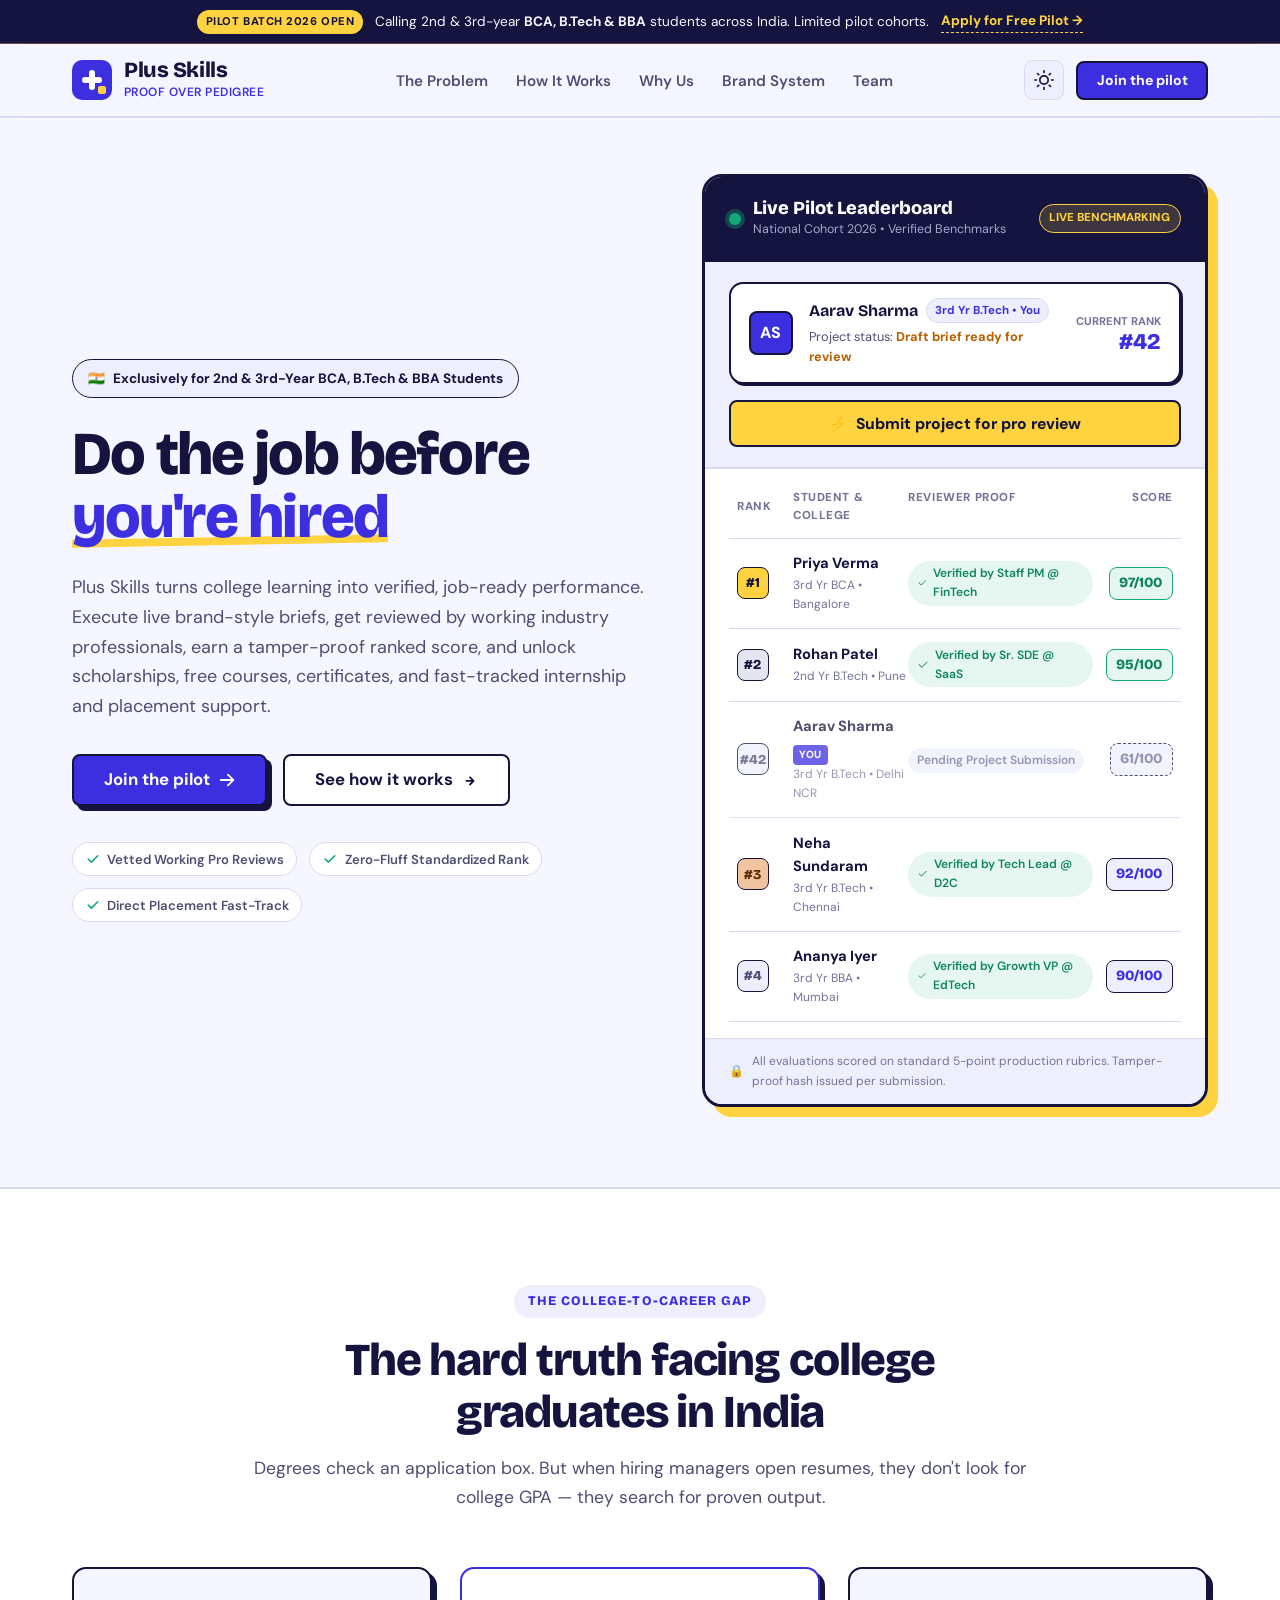
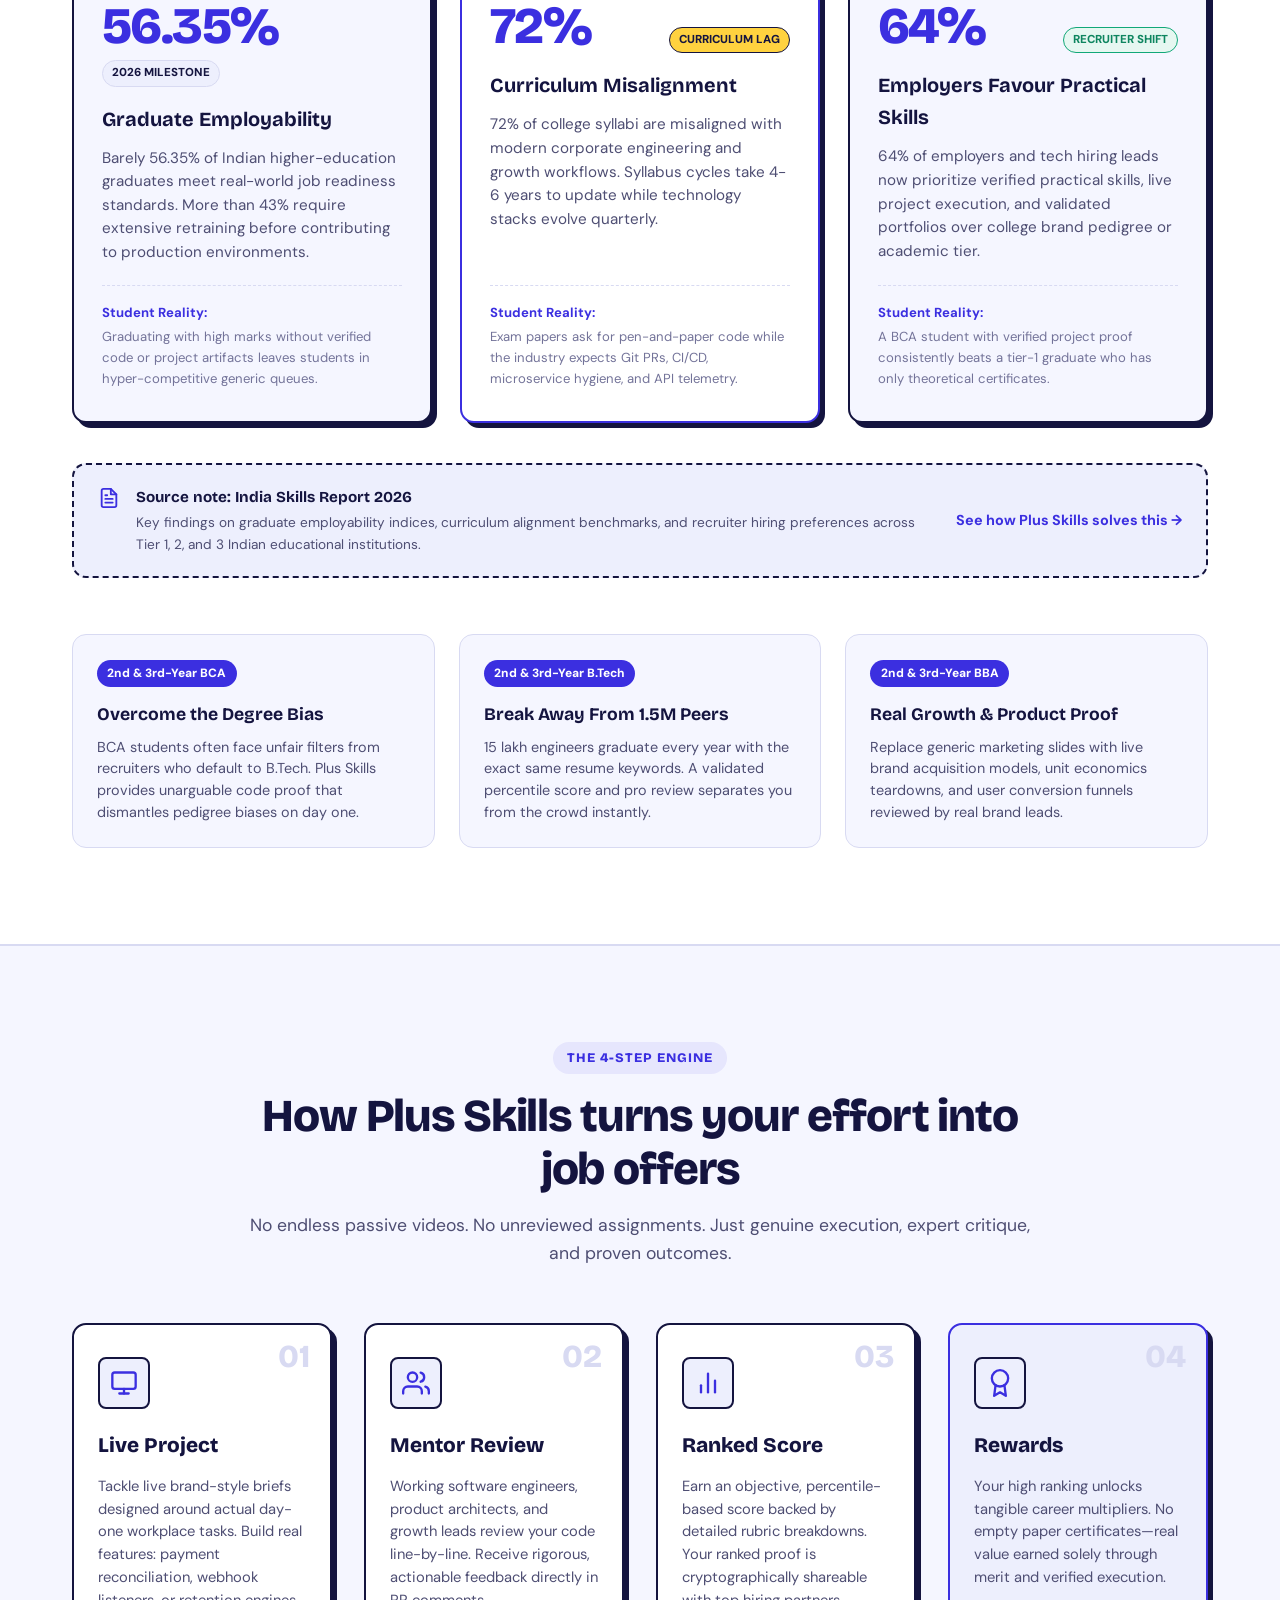
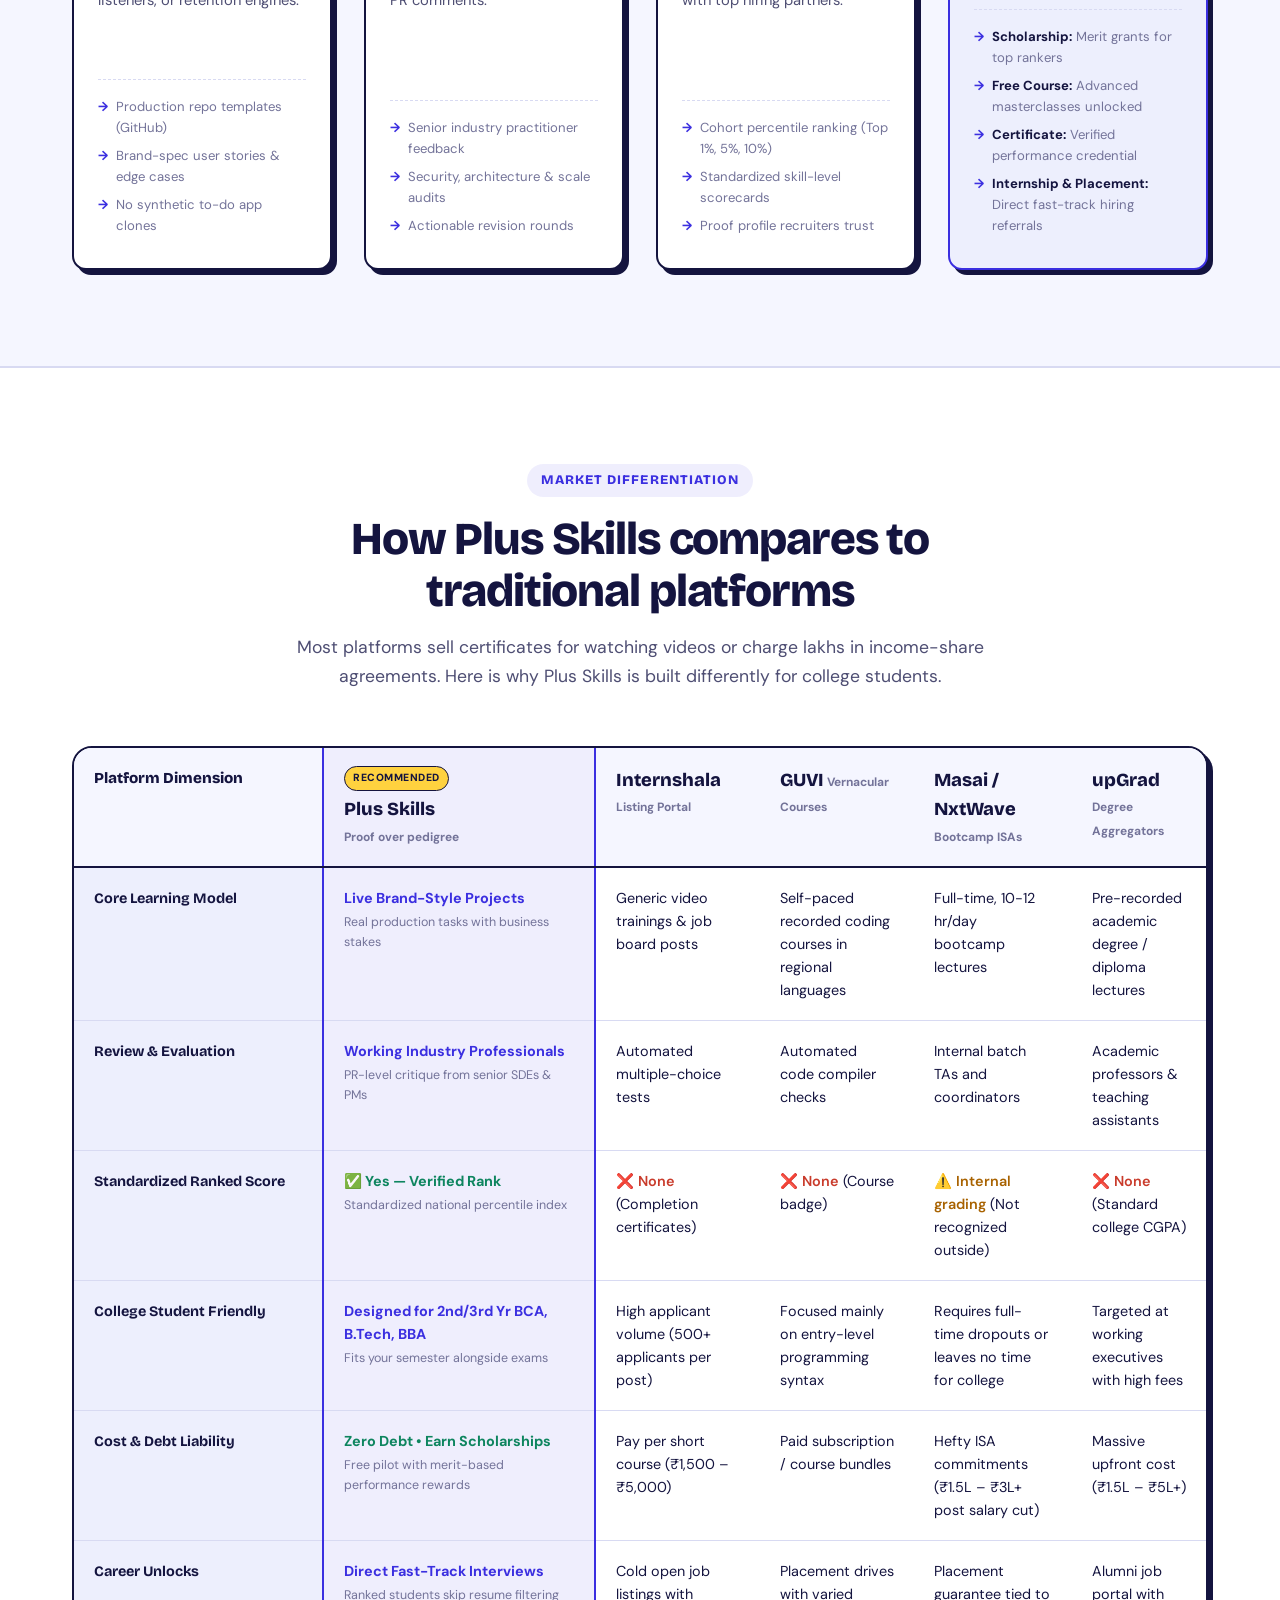
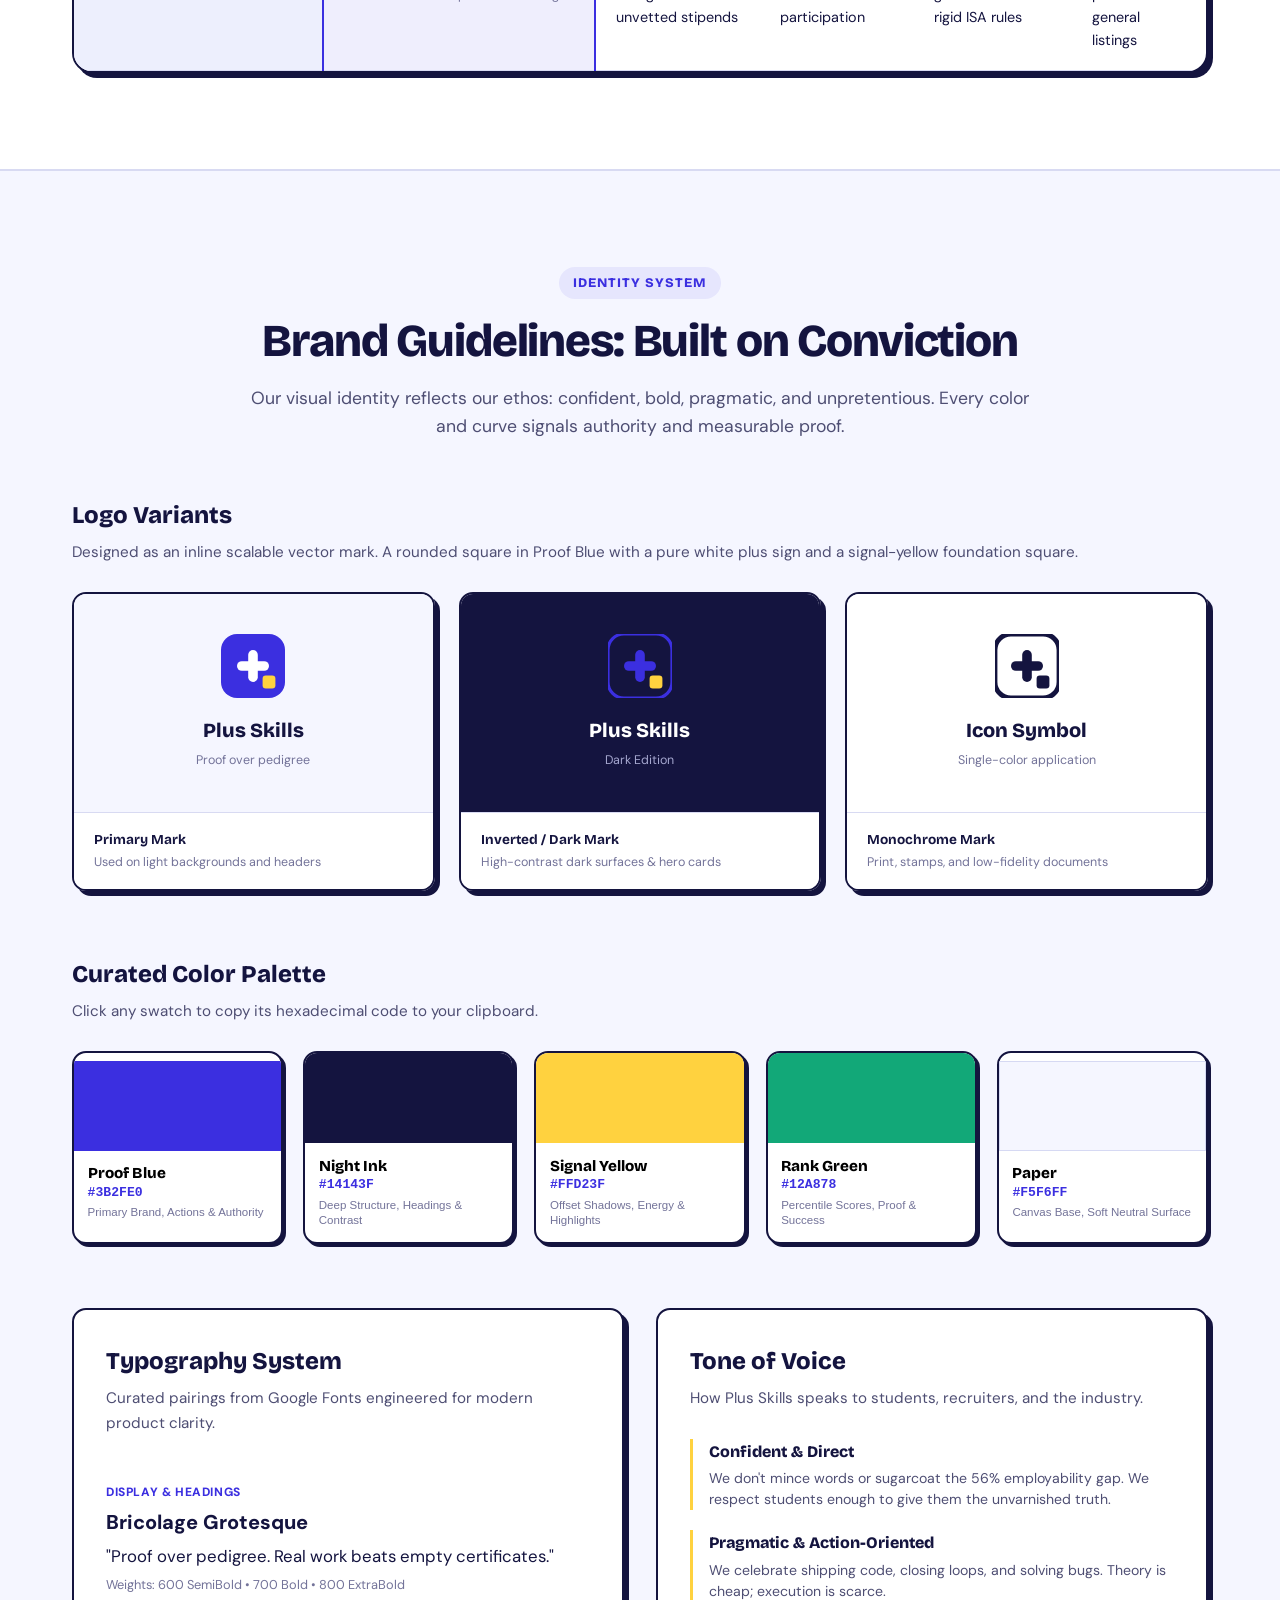
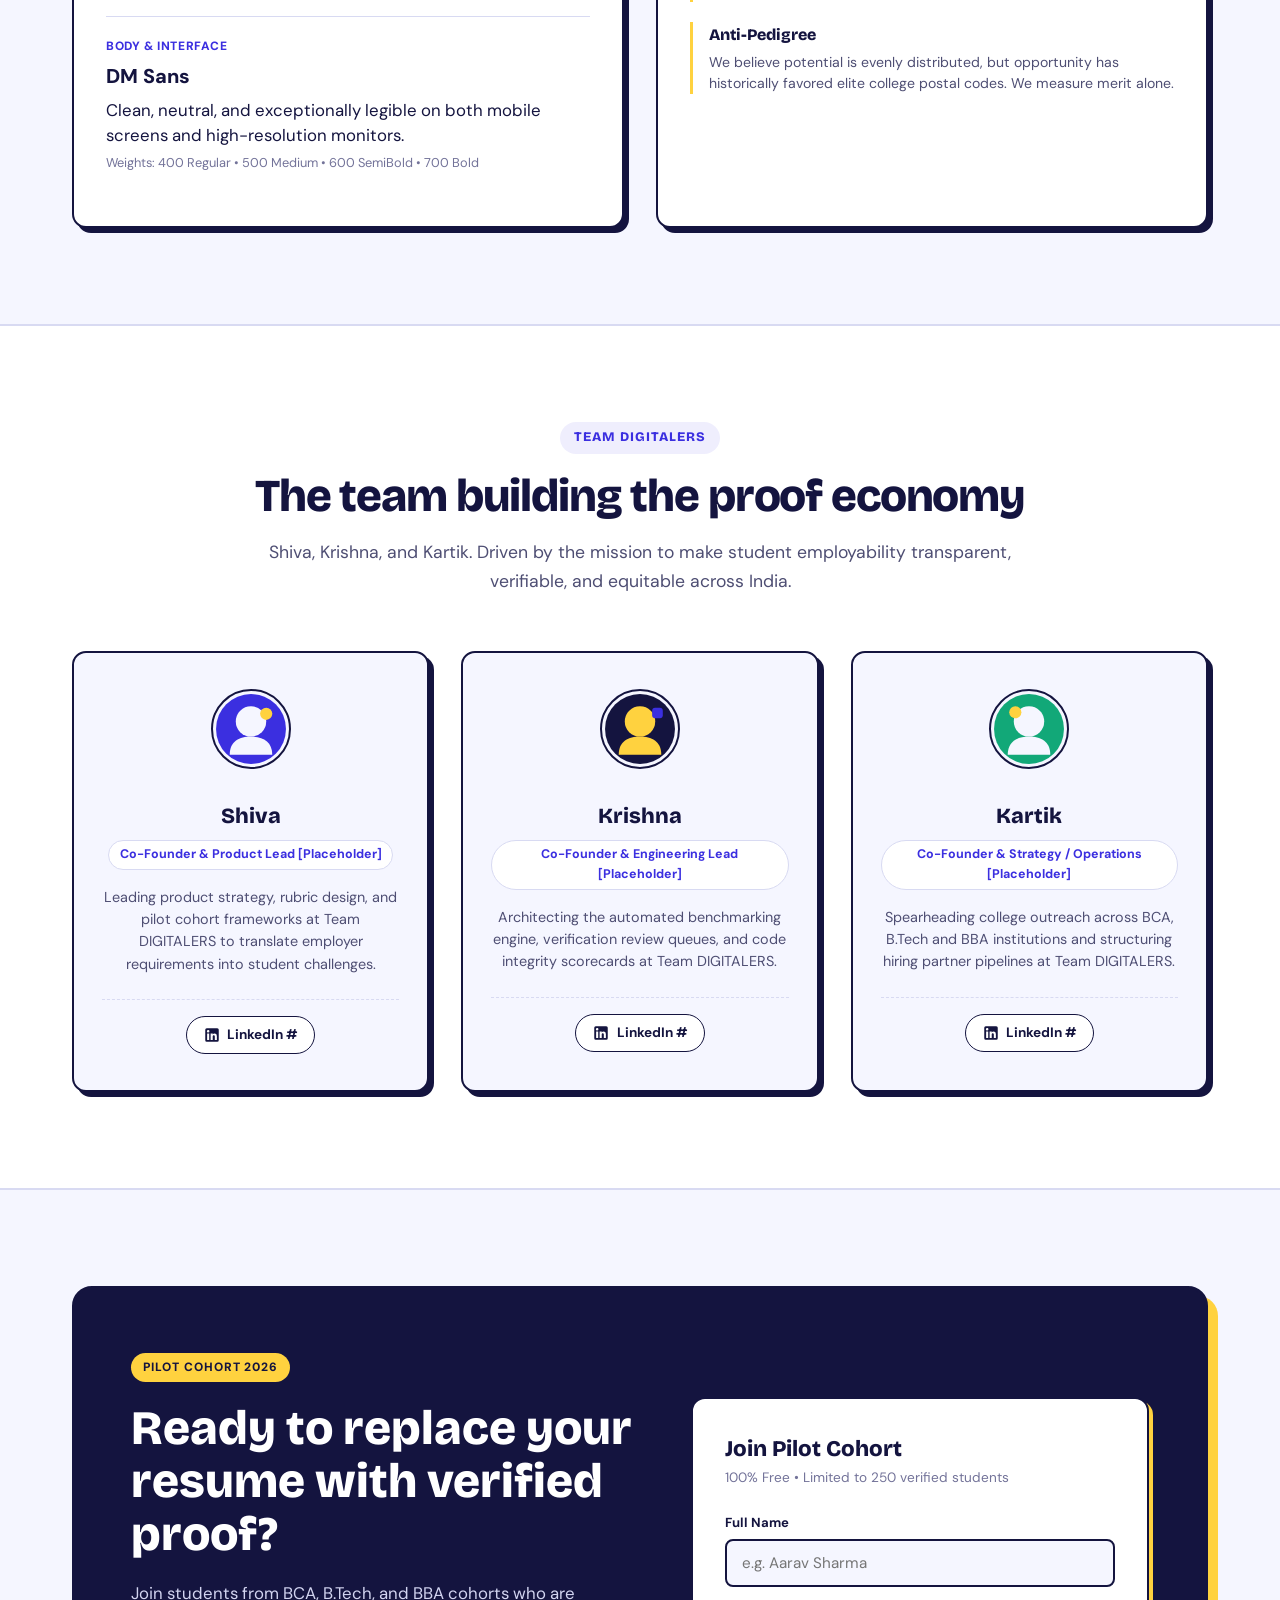
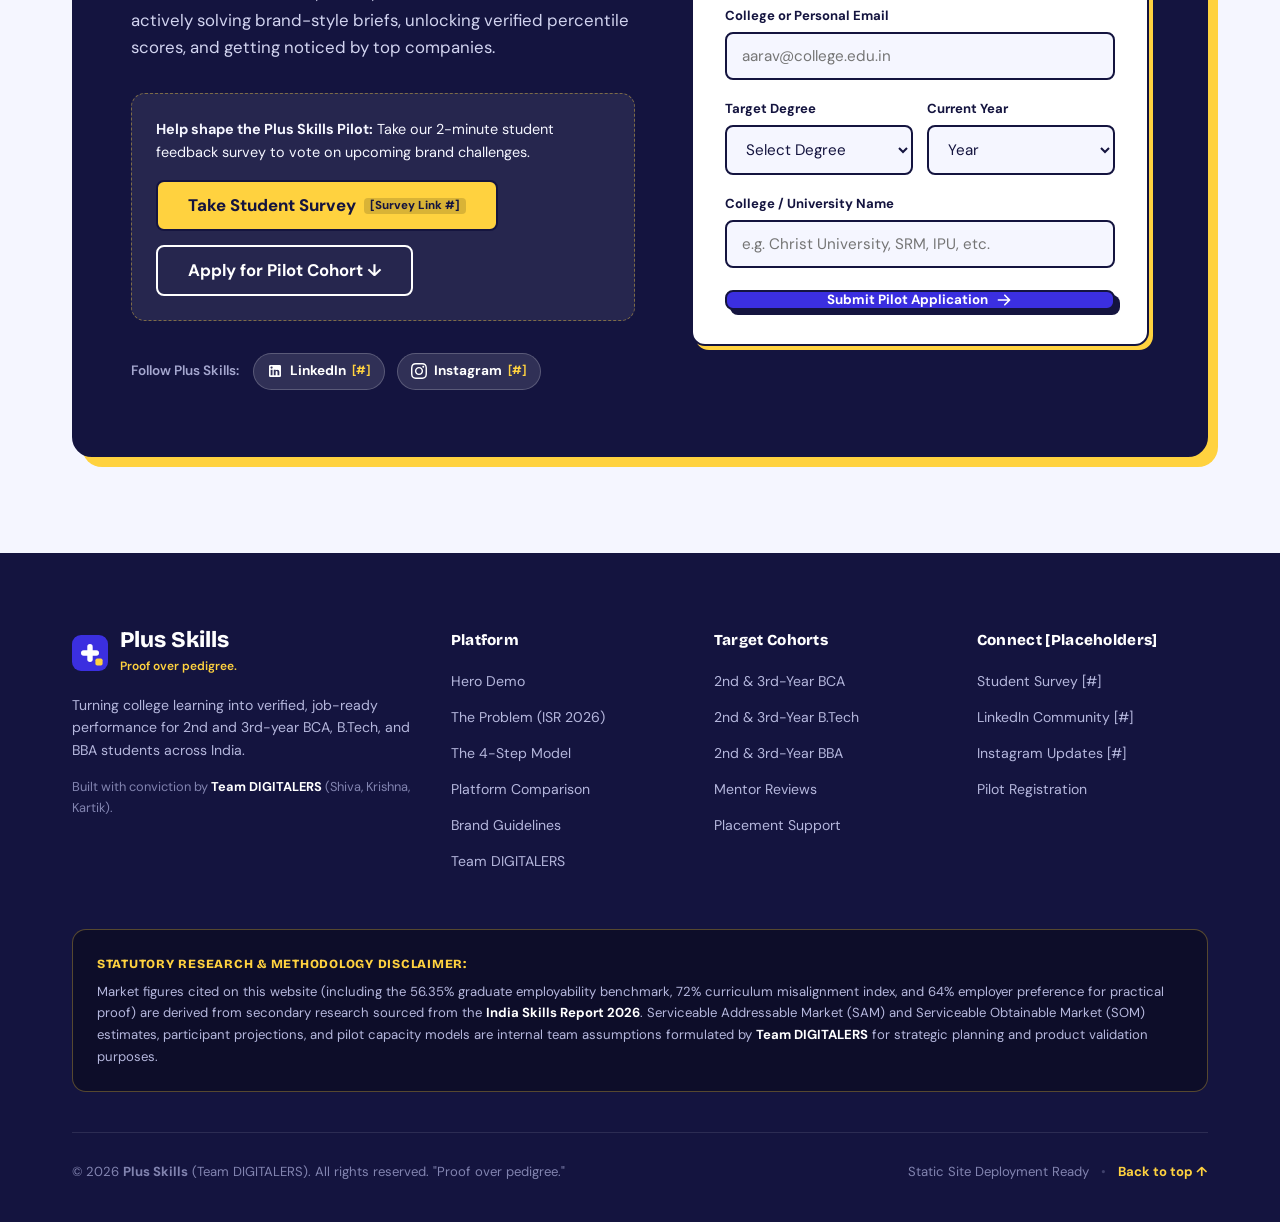
<file: index.html>
<!DOCTYPE html>
<html lang="en" data-theme="auto">
<head>
  <meta charset="UTF-8">
  <meta name="viewport" content="width=device-width, initial-scale=1.0">
  <title>Plus Skills | Proof Over Pedigree - Student Employability Startup</title>
  
  <!-- SEO & Social Meta Tags -->
  <meta name="description" content="Plus Skills turns college learning into verified, job-ready performance. Solve live brand-style projects, get reviewed by working professionals, earn a ranked score, and unlock scholarships and internships. For BCA, B.Tech & BBA students in India.">
  <meta name="keywords" content="Plus Skills, student employability, India Skills Report 2026, BCA, B.Tech, BBA, live industry projects, mentor review, proof over pedigree, Team DIGITALERS">
  <meta name="author" content="Team DIGITALERS">
  
  <!-- Open Graph / Facebook -->
  <meta property="og:type" content="website">
  <meta property="og:url" content="https://plus-skills.vercel.app/">
  <meta property="og:title" content="Plus Skills | Do the job before you're hired">
  <meta property="og:description" content="Turning college learning into verified, job-ready performance for 2nd/3rd-year BCA, B.Tech, and BBA students in India. Proof over pedigree.">
  
  <!-- Twitter -->
  <meta property="twitter:card" content="summary_large_image">
  <meta property="twitter:title" content="Plus Skills | Proof Over Pedigree">
  <meta property="twitter:description" content="Do the job before you're hired. Verified performance, industry reviews, and ranked scores for college students in India.">

  <!-- Favicon: Inline SVG matching Plus Skills logo -->
  <link rel="icon" type="image/svg+xml" href="data:image/svg+xml,%3Csvg xmlns='http://www.w3.org/2000/svg' viewBox='0 0 32 32'%3E%3Crect width='32' height='32' rx='8' fill='%233B2FE0'/%3E%3Crect x='13.5' y='8' width='5' height='16' rx='2.5' fill='%23FFFFFF'/%3E%3Crect x='8' y='13.5' width='16' height='5' rx='2.5' fill='%23FFFFFF'/%3E%3Crect x='21' y='21' width='6' height='6' rx='1.5' fill='%23FFD23F'/%3E%3C/svg%3E">

  <!-- Google Fonts: Bricolage Grotesque (headings) & DM Sans (body) -->
  <link rel="preconnect" href="https://fonts.googleapis.com">
  <link rel="preconnect" href="https://fonts.gstatic.com" crossorigin>
  <link href="https://fonts.googleapis.com/css2?family=Bricolage+Grotesque:opsz,wght@12..96,600;12..96,700;12..96,800&family=DM+Sans:ital,opsz,wght@0,9..40,400;0,9..40,500;0,9..40,600;0,9..40,700;1,9..40,400&display=swap" rel="stylesheet">

  <link rel="stylesheet" href="style.css">
</head>
<body>
  <!-- Accessibility Skip Link -->
  <a href="#main-content" class="skip-link">Skip to main content</a>

  <!-- Top Announcement Bar -->
  <div class="top-banner" role="region" aria-label="Cohort Announcement">
    <div class="banner-inner">
      <span class="badge-pulse">PILOT BATCH 2026 OPEN</span>
      <span class="banner-text">Calling 2nd &amp; 3rd-year <strong>BCA, B.Tech &amp; BBA</strong> students across India. Limited pilot cohorts.</span>
      <a href="#pilot" class="banner-link">Apply for Free Pilot &rarr;</a>
    </div>
  </div>

  <!-- Navigation Bar -->
  <header class="site-header" id="top">
    <div class="nav-container">
      <a href="#top" class="brand-logo-link" aria-label="Plus Skills Home">
        <!-- Plus Skills Inline SVG Logo -->
        <svg class="brand-logo-svg" viewBox="0 0 40 40" width="40" height="40" aria-hidden="true" focusable="false">
          <rect width="40" height="40" rx="10" fill="#3B2FE0"/>
          <!-- Plus Sign -->
          <rect x="17" y="10" width="6" height="20" rx="3" fill="#FFFFFF"/>
          <rect x="10" y="17" width="20" height="6" rx="3" fill="#FFFFFF"/>
          <!-- Signal Yellow Accent Square in Bottom-Right -->
          <rect x="26" y="26" width="8" height="8" rx="2" fill="#FFD23F"/>
        </svg>
        <div class="brand-name-group">
          <span class="brand-title">Plus Skills</span>
          <span class="brand-tagline">Proof over pedigree</span>
        </div>
      </a>

      <!-- Desktop Nav -->
      <nav class="desktop-nav" aria-label="Primary Navigation">
        <ul class="nav-list">
          <li><a href="#problem" class="nav-link">The Problem</a></li>
          <li><a href="#how-it-works" class="nav-link">How It Works</a></li>
          <li><a href="#comparison" class="nav-link">Why Us</a></li>
          <li><a href="#brand" class="nav-link">Brand System</a></li>
          <li><a href="#team" class="nav-link">Team</a></li>
        </ul>
      </nav>

      <!-- Nav Actions -->
      <div class="nav-actions">
        <!-- Theme Toggle Button -->
        <button id="theme-toggle" class="theme-toggle-btn" aria-label="Toggle light or dark theme" title="Toggle theme">
          <svg class="sun-icon" viewBox="0 0 24 24" width="20" height="20" fill="none" stroke="currentColor" stroke-width="2" stroke-linecap="round" stroke-linejoin="round" aria-hidden="true">
            <circle cx="12" cy="12" r="5"></circle>
            <line x1="12" y1="1" x2="12" y2="3"></line>
            <line x1="12" y1="21" x2="12" y2="23"></line>
            <line x1="4.22" y1="4.22" x2="5.64" y2="5.64"></line>
            <line x1="18.36" y1="18.36" x2="19.78" y2="19.78"></line>
            <line x1="1" y1="12" x2="3" y2="12"></line>
            <line x1="21" y1="12" x2="23" y2="12"></line>
            <line x1="4.22" y1="19.78" x2="5.64" y2="18.36"></line>
            <line x1="18.36" y1="5.64" x2="19.78" y2="4.22"></line>
          </svg>
          <svg class="moon-icon" viewBox="0 0 24 24" width="20" height="20" fill="none" stroke="currentColor" stroke-width="2" stroke-linecap="round" stroke-linejoin="round" aria-hidden="true">
            <path d="M21 12.79A9 9 0 1 1 11.21 3 7 7 0 0 0 21 12.79z"></path>
          </svg>
        </button>

        <a href="#pilot" class="btn btn-primary btn-sm">Join the pilot</a>

        <!-- Mobile Menu Hamburger -->
        <button id="menu-toggle" class="menu-toggle-btn" aria-expanded="false" aria-controls="mobile-nav" aria-label="Toggle navigation menu">
          <span class="hamburger-bar"></span>
          <span class="hamburger-bar"></span>
          <span class="hamburger-bar"></span>
        </button>
      </div>
    </div>

    <!-- Mobile Drawer Nav -->
    <div id="mobile-nav" class="mobile-nav" hidden>
      <ul class="mobile-nav-list">
        <li><a href="#problem" class="mobile-nav-link">The Problem</a></li>
        <li><a href="#how-it-works" class="mobile-nav-link">How It Works</a></li>
        <li><a href="#comparison" class="mobile-nav-link">Why Us</a></li>
        <li><a href="#brand" class="mobile-nav-link">Brand System</a></li>
        <li><a href="#team" class="mobile-nav-link">Team DIGITALERS</a></li>
        <li class="mobile-cta-item">
          <a href="#pilot" class="btn btn-primary btn-block">Join the pilot</a>
        </li>
      </ul>
    </div>
  </header>

  <main id="main-content">
    <!-- ========================================================================= -->
    <!-- 1. HERO SECTION WITH INTERACTIVE DEMO LEADERBOARD                         -->
    <!-- ========================================================================= -->
    <section class="hero-section" id="hero">
      <div class="container hero-grid">
        <!-- Hero Text Column -->
        <div class="hero-content">
          <div class="audience-badge">
            <span class="flag-icon">🇮🇳</span>
            <span>Exclusively for 2nd &amp; 3rd-Year BCA, B.Tech &amp; BBA Students</span>
          </div>

          <h1 class="hero-title">
            Do the job before <br>
            <span class="highlight-ink">you're hired</span>
          </h1>

          <p class="hero-subtext">
            Plus Skills turns college learning into verified, job-ready performance.
            Execute live brand-style briefs, get reviewed by working industry professionals,
            earn a tamper-proof ranked score, and unlock scholarships, free courses, certificates,
            and fast-tracked internship and placement support.
          </p>

          <div class="hero-cta-group">
            <a href="#pilot" class="btn btn-primary btn-lg shadow-offset">
              <span>Join the pilot</span>
              <svg viewBox="0 0 20 20" width="18" height="18" fill="currentColor" aria-hidden="true">
                <path fill-rule="evenodd" d="M10.293 3.293a1 1 0 011.414 0l6 6a1 1 0 010 1.414l-6 6a1 1 0 01-1.414-1.414L14.586 11H3a1 1 0 110-2h11.586l-4.293-4.293a1 1 0 010-1.414z" clip-rule="evenodd" />
              </svg>
            </a>
            <a href="#how-it-works" class="btn btn-secondary btn-lg">
              <span>See how it works</span>
              <svg viewBox="0 0 20 20" width="18" height="18" fill="currentColor" aria-hidden="true">
                <path fill-rule="evenodd" d="M14.707 10.293a1 1 0 010 1.414l-4 4a1 1 0 01-1.414-1.414L11.586 12H6a1 1 0 110-2h5.586L9.293 7.707a1 1 0 011.414-1.414l4 4z" clip-rule="evenodd"/>
              </svg>
            </a>
          </div>

          <div class="hero-proof-pills">
            <div class="proof-pill">
              <svg class="check-icon" viewBox="0 0 20 20" width="16" height="16" fill="currentColor"><path fill-rule="evenodd" d="M16.707 5.293a1 1 0 010 1.414l-8 8a1 1 0 01-1.414 0l-4-4a1 1 0 011.414-1.414L8 12.586l7.293-7.293a1 1 0 011.414 0z" clip-rule="evenodd"/></svg>
              <span>Vetted Working Pro Reviews</span>
            </div>
            <div class="proof-pill">
              <svg class="check-icon" viewBox="0 0 20 20" width="16" height="16" fill="currentColor"><path fill-rule="evenodd" d="M16.707 5.293a1 1 0 010 1.414l-8 8a1 1 0 01-1.414 0l-4-4a1 1 0 011.414-1.414L8 12.586l7.293-7.293a1 1 0 011.414 0z" clip-rule="evenodd"/></svg>
              <span>Zero-Fluff Standardized Rank</span>
            </div>
            <div class="proof-pill">
              <svg class="check-icon" viewBox="0 0 20 20" width="16" height="16" fill="currentColor"><path fill-rule="evenodd" d="M16.707 5.293a1 1 0 010 1.414l-8 8a1 1 0 01-1.414 0l-4-4a1 1 0 011.414-1.414L8 12.586l7.293-7.293a1 1 0 011.414 0z" clip-rule="evenodd"/></svg>
              <span>Direct Placement Fast-Track</span>
            </div>
          </div>
        </div>

        <!-- Hero Interactive Demo Leaderboard Column -->
        <div class="hero-leaderboard-wrapper">
          <div class="leaderboard-card" id="leaderboard-card">
            <!-- Card Header -->
            <div class="leaderboard-card-header">
              <div class="header-left">
                <span class="live-dot" aria-hidden="true"></span>
                <div>
                  <h2 class="leaderboard-title">Live Pilot Leaderboard</h2>
                  <p class="leaderboard-subtitle">National Cohort 2026 • Verified Benchmarks</p>
                </div>
              </div>
              <span class="tag-status">Live Benchmarking</span>
            </div>

            <!-- User Interactive Control Strip -->
            <div class="user-interactive-strip" id="user-interactive-strip">
              <div class="user-status-card" id="user-status-box">
                <div class="user-avatar-tag">
                  <span class="user-avatar-init">AS</span>
                </div>
                <div class="user-details">
                  <div class="user-name-row">
                    <strong class="user-name">Aarav Sharma</strong>
                    <span class="badge-role">3rd Yr B.Tech • You</span>
                  </div>
                  <div class="user-meta" id="user-meta-text">
                    Project status: <span class="status-state text-warning">Draft brief ready for review</span>
                  </div>
                </div>
                <div class="user-score-box">
                  <div class="score-label">Current Rank</div>
                  <div class="score-val" id="user-current-rank">#42</div>
                </div>
              </div>

              <!-- Interactive Submit Button -->
              <div class="submission-action-bar">
                <button type="button" id="submit-project-btn" class="btn btn-accent btn-block btn-interactive">
                  <span class="btn-icon">⚡</span>
                  <span id="submit-btn-text">Submit project for pro review</span>
                </button>
                <button type="button" id="reset-demo-btn" class="btn-text-reset" style="display:none;" aria-label="Reset leaderboard simulation">
                  ↺ Reset demo
                </button>
              </div>

              <!-- Simulation Toast / Stage Message -->
              <div id="simulation-toast" class="simulation-stage-bar" style="display:none;" role="status" aria-live="polite">
                <div class="spinner-sm" aria-hidden="true"></div>
                <span id="simulation-msg">Submitting project deliverables to review queue...</span>
              </div>

              <!-- Unlocked Rewards Banner (Appears after submission) -->
              <div id="reward-unlocked-banner" class="reward-unlocked-card" style="display: none;">
                <div class="reward-icon-badge">🎉</div>
                <div class="reward-content">
                  <strong class="reward-title">Performance Rewards Unlocked!</strong>
                  <p class="reward-desc">Rank #3 Achieved (94/100). You just unlocked a <strong>100% Course Scholarship</strong>, <strong>Verified Rank Certificate</strong>, and <strong>Direct Internship Interview Referral</strong>.</p>
                </div>
              </div>
            </div>

            <!-- Leaderboard Items List -->
            <div class="leaderboard-table" role="table" aria-label="Student Rank Leaderboard">
              <div class="table-header-row" role="row">
                <div class="col-rank" role="columnheader">Rank</div>
                <div class="col-student" role="columnheader">Student &amp; College</div>
                <div class="col-reviewer" role="columnheader">Reviewer Proof</div>
                <div class="col-score" role="columnheader">Score</div>
              </div>

              <div class="leaderboard-body" id="leaderboard-rows" role="rowgroup">
                <!-- Row 1 -->
                <div class="leaderboard-row" role="row">
                  <div class="col-rank" role="cell">
                    <span class="rank-badge rank-1">#1</span>
                  </div>
                  <div class="col-student" role="cell">
                    <div class="student-name">Priya Verma</div>
                    <div class="student-sub">3rd Yr BCA • Bangalore</div>
                  </div>
                  <div class="col-reviewer" role="cell">
                    <span class="verified-tag">
                      <svg viewBox="0 0 16 16" width="12" height="12" fill="currentColor"><path d="M13.854 3.646a.5.5 0 0 1 0 .708l-7 7a.5.5 0 0 1-.708 0l-3.5-3.5a.5.5 0 1 1 .708-.708L6.5 10.293l6.646-6.647a.5.5 0 0 1 .708 0z"/></svg>
                      Verified by Staff PM @ FinTech
                    </span>
                  </div>
                  <div class="col-score" role="cell">
                    <span class="score-pill score-high">97/100</span>
                  </div>
                </div>

                <!-- Row 2 -->
                <div class="leaderboard-row" role="row">
                  <div class="col-rank" role="cell">
                    <span class="rank-badge rank-2">#2</span>
                  </div>
                  <div class="col-student" role="cell">
                    <div class="student-name">Rohan Patel</div>
                    <div class="student-sub">2nd Yr B.Tech • Pune</div>
                  </div>
                  <div class="col-reviewer" role="cell">
                    <span class="verified-tag">
                      <svg viewBox="0 0 16 16" width="12" height="12" fill="currentColor"><path d="M13.854 3.646a.5.5 0 0 1 0 .708l-7 7a.5.5 0 0 1-.708 0l-3.5-3.5a.5.5 0 1 1 .708-.708L6.5 10.293l6.646-6.647a.5.5 0 0 1 .708 0z"/></svg>
                      Verified by Sr. SDE @ SaaS
                    </span>
                  </div>
                  <div class="col-score" role="cell">
                    <span class="score-pill score-high">95/100</span>
                  </div>
                </div>

                <!-- Dynamic User Row will slot here into #3 when submitted -->
                <div id="dynamic-user-row" class="leaderboard-row user-row-dormant" role="row">
                  <div class="col-rank" role="cell">
                    <span class="rank-badge rank-default" id="user-row-badge">#42</span>
                  </div>
                  <div class="col-student" role="cell">
                    <div class="student-name">
                      Aarav Sharma <span class="you-indicator">YOU</span>
                    </div>
                    <div class="student-sub" id="user-subtext">3rd Yr B.Tech • Delhi NCR</div>
                  </div>
                  <div class="col-reviewer" role="cell">
                    <span class="verified-tag tag-pending" id="user-verified-badge">
                      Pending Project Submission
                    </span>
                  </div>
                  <div class="col-score" role="cell">
                    <span class="score-pill score-pending" id="user-score-badge">61/100</span>
                  </div>
                </div>

                <!-- Row 4 (originally #3) -->
                <div class="leaderboard-row" id="row-neha" role="row">
                  <div class="col-rank" role="cell">
                    <span class="rank-badge rank-3" id="badge-neha">#3</span>
                  </div>
                  <div class="col-student" role="cell">
                    <div class="student-name">Neha Sundaram</div>
                    <div class="student-sub">3rd Yr B.Tech • Chennai</div>
                  </div>
                  <div class="col-reviewer" role="cell">
                    <span class="verified-tag">
                      <svg viewBox="0 0 16 16" width="12" height="12" fill="currentColor"><path d="M13.854 3.646a.5.5 0 0 1 0 .708l-7 7a.5.5 0 0 1-.708 0l-3.5-3.5a.5.5 0 1 1 .708-.708L6.5 10.293l6.646-6.647a.5.5 0 0 1 .708 0z"/></svg>
                      Verified by Tech Lead @ D2C
                    </span>
                  </div>
                  <div class="col-score" role="cell">
                    <span class="score-pill score-good">92/100</span>
                  </div>
                </div>

                <!-- Row 5 (originally #4) -->
                <div class="leaderboard-row" id="row-ananya" role="row">
                  <div class="col-rank" role="cell">
                    <span class="rank-badge rank-default" id="badge-ananya">#4</span>
                  </div>
                  <div class="col-student" role="cell">
                    <div class="student-name">Ananya Iyer</div>
                    <div class="student-sub">3rd Yr BBA • Mumbai</div>
                  </div>
                  <div class="col-reviewer" role="cell">
                    <span class="verified-tag">
                      <svg viewBox="0 0 16 16" width="12" height="12" fill="currentColor"><path d="M13.854 3.646a.5.5 0 0 1 0 .708l-7 7a.5.5 0 0 1-.708 0l-3.5-3.5a.5.5 0 1 1 .708-.708L6.5 10.293l6.646-6.647a.5.5 0 0 1 .708 0z"/></svg>
                      Verified by Growth VP @ EdTech
                    </span>
                  </div>
                  <div class="col-score" role="cell">
                    <span class="score-pill score-good">90/100</span>
                  </div>
                </div>
              </div>
            </div>

            <!-- Card Footer Note -->
            <div class="leaderboard-card-footer">
              <span class="lock-icon">🔒</span>
              <span>All evaluations scored on standard 5-point production rubrics. Tamper-proof hash issued per submission.</span>
            </div>
          </div>
        </div>
      </div>
    </section>

    <!-- ========================================================================= -->
    <!-- 2. PROBLEM SECTION                                                        -->
    <!-- ========================================================================= -->
    <section class="section section-problem" id="problem">
      <div class="container">
        <div class="section-header text-center">
          <div class="section-tag">The College-to-Career Gap</div>
          <h2 class="section-title">The hard truth facing college graduates in India</h2>
          <p class="section-subtitle">
            Degrees check an application box. But when hiring managers open resumes, they don't look for college GPA — they search for proven output.
          </p>
        </div>

        <!-- 3 Primary Stats Cards -->
        <div class="stats-grid">
          <article class="stat-card" data-stat="1">
            <div class="stat-header">
              <span class="stat-number">56.35%</span>
              <span class="stat-badge">2026 Milestone</span>
            </div>
            <h3 class="stat-title">Graduate Employability</h3>
            <p class="stat-description">
              Barely 56.35% of Indian higher-education graduates meet real-world job readiness standards. More than 43% require extensive retraining before contributing to production environments.
            </p>
            <div class="stat-impact">
              <span class="impact-label">Student Reality:</span>
              <p>Graduating with high marks without verified code or project artifacts leaves students in hyper-competitive generic queues.</p>
            </div>
          </article>

          <article class="stat-card highlight-card" data-stat="2">
            <div class="stat-header">
              <span class="stat-number">72%</span>
              <span class="stat-badge badge-warning">Curriculum Lag</span>
            </div>
            <h3 class="stat-title">Curriculum Misalignment</h3>
            <p class="stat-description">
              72% of college syllabi are misaligned with modern corporate engineering and growth workflows. Syllabus cycles take 4-6 years to update while technology stacks evolve quarterly.
            </p>
            <div class="stat-impact">
              <span class="impact-label">Student Reality:</span>
              <p>Exam papers ask for pen-and-paper code while the industry expects Git PRs, CI/CD, microservice hygiene, and API telemetry.</p>
            </div>
          </article>

          <article class="stat-card" data-stat="3">
            <div class="stat-header">
              <span class="stat-number">64%</span>
              <span class="stat-badge badge-success">Recruiter Shift</span>
            </div>
            <h3 class="stat-title">Employers Favour Practical Skills</h3>
            <p class="stat-description">
              64% of employers and tech hiring leads now prioritize verified practical skills, live project execution, and validated portfolios over college brand pedigree or academic tier.
            </p>
            <div class="stat-impact">
              <span class="impact-label">Student Reality:</span>
              <p>A BCA student with verified project proof consistently beats a tier-1 graduate who has only theoretical certificates.</p>
            </div>
          </article>
        </div>

        <!-- Source Note Requirement -->
        <div class="source-citation-card">
          <div class="source-content">
            <svg class="source-icon" viewBox="0 0 24 24" width="22" height="22" fill="none" stroke="currentColor" stroke-width="2" stroke-linecap="round" stroke-linejoin="round" aria-hidden="true">
              <path d="M14 2H6a2 2 0 0 0-2 2v16a2 2 0 0 0 2 2h12a2 2 0 0 0 2-2V8z"></path>
              <polyline points="14 2 14 8 20 8"></polyline>
              <line x1="16" y1="13" x2="8" y2="13"></line>
              <line x1="16" y1="17" x2="8" y2="17"></line>
              <polyline points="10 9 9 9 8 9"></polyline>
            </svg>
            <div>
              <strong>Source note: India Skills Report 2026</strong>
              <p>Key findings on graduate employability indices, curriculum alignment benchmarks, and recruiter hiring preferences across Tier 1, 2, and 3 Indian educational institutions.</p>
            </div>
          </div>
          <a href="#how-it-works" class="source-action">See how Plus Skills solves this &rarr;</a>
        </div>

        <!-- Audience Breakdown -->
        <div class="audience-triad-grid">
          <div class="triad-card">
            <div class="triad-pill">2nd &amp; 3rd-Year BCA</div>
            <h4 class="triad-title">Overcome the Degree Bias</h4>
            <p>BCA students often face unfair filters from recruiters who default to B.Tech. Plus Skills provides unarguable code proof that dismantles pedigree biases on day one.</p>
          </div>
          <div class="triad-card">
            <div class="triad-pill">2nd &amp; 3rd-Year B.Tech</div>
            <h4 class="triad-title">Break Away From 1.5M Peers</h4>
            <p>15 lakh engineers graduate every year with the exact same resume keywords. A validated percentile score and pro review separates you from the crowd instantly.</p>
          </div>
          <div class="triad-card">
            <div class="triad-pill">2nd &amp; 3rd-Year BBA</div>
            <h4 class="triad-title">Real Growth &amp; Product Proof</h4>
            <p>Replace generic marketing slides with live brand acquisition models, unit economics teardowns, and user conversion funnels reviewed by real brand leads.</p>
          </div>
        </div>
      </div>
    </section>

    <!-- ========================================================================= -->
    <!-- 3. HOW IT WORKS SECTION (4 STEPS)                                         -->
    <!-- ========================================================================= -->
    <section class="section section-how" id="how-it-works">
      <div class="container">
        <div class="section-header text-center">
          <div class="section-tag">The 4-Step Engine</div>
          <h2 class="section-title">How Plus Skills turns your effort into job offers</h2>
          <p class="section-subtitle">
            No endless passive videos. No unreviewed assignments. Just genuine execution, expert critique, and proven outcomes.
          </p>
        </div>

        <div class="steps-grid">
          <!-- Step 1 -->
          <div class="step-card">
            <div class="step-number-badge">01</div>
            <div class="step-icon-box">
              <svg viewBox="0 0 24 24" width="28" height="28" fill="none" stroke="currentColor" stroke-width="2" stroke-linecap="round" stroke-linejoin="round">
                <rect x="2" y="3" width="20" height="14" rx="2" ry="2"></rect>
                <line x1="8" y1="21" x2="16" y2="21"></line>
                <line x1="12" y1="17" x2="12" y2="21"></line>
              </svg>
            </div>
            <h3 class="step-title">Live Project</h3>
            <p class="step-description">
              Tackle live brand-style briefs designed around actual day-one workplace tasks. Build real features: payment reconciliation, webhook listeners, or retention engines.
            </p>
            <ul class="step-features">
              <li>Production repo templates (GitHub)</li>
              <li>Brand-spec user stories &amp; edge cases</li>
              <li>No synthetic to-do app clones</li>
            </ul>
          </div>

          <!-- Step 2 -->
          <div class="step-card">
            <div class="step-number-badge">02</div>
            <div class="step-icon-box">
              <svg viewBox="0 0 24 24" width="28" height="28" fill="none" stroke="currentColor" stroke-width="2" stroke-linecap="round" stroke-linejoin="round">
                <path d="M17 21v-2a4 4 0 0 0-4-4H5a4 4 0 0 0-4 4v2"></path>
                <circle cx="9" cy="7" r="4"></circle>
                <path d="M23 21v-2a4 4 0 0 0-3-3.87"></path>
                <path d="M16 3.13a4 4 0 0 1 0 7.75"></path>
              </svg>
            </div>
            <h3 class="step-title">Mentor Review</h3>
            <p class="step-description">
              Working software engineers, product architects, and growth leads review your code line-by-line. Receive rigorous, actionable feedback directly in PR comments.
            </p>
            <ul class="step-features">
              <li>Senior industry practitioner feedback</li>
              <li>Security, architecture &amp; scale audits</li>
              <li>Actionable revision rounds</li>
            </ul>
          </div>

          <!-- Step 3 -->
          <div class="step-card">
            <div class="step-number-badge">03</div>
            <div class="step-icon-box">
              <svg viewBox="0 0 24 24" width="28" height="28" fill="none" stroke="currentColor" stroke-width="2" stroke-linecap="round" stroke-linejoin="round">
                <line x1="18" y1="20" x2="18" y2="10"></line>
                <line x1="12" y1="20" x2="12" y2="4"></line>
                <line x1="6" y1="20" x2="6" y2="14"></line>
              </svg>
            </div>
            <h3 class="step-title">Ranked Score</h3>
            <p class="step-description">
              Earn an objective, percentile-based score backed by detailed rubric breakdowns. Your ranked proof is cryptographically shareable with top hiring partners.
            </p>
            <ul class="step-features">
              <li>Cohort percentile ranking (Top 1%, 5%, 10%)</li>
              <li>Standardized skill-level scorecards</li>
              <li>Proof profile recruiters trust</li>
            </ul>
          </div>

          <!-- Step 4 -->
          <div class="step-card step-card-reward">
            <div class="step-number-badge">04</div>
            <div class="step-icon-box">
              <svg viewBox="0 0 24 24" width="28" height="28" fill="none" stroke="currentColor" stroke-width="2" stroke-linecap="round" stroke-linejoin="round">
                <circle cx="12" cy="8" r="7"></circle>
                <polyline points="8.21 13.89 7 23 12 20 17 23 15.79 13.88"></polyline>
              </svg>
            </div>
            <h3 class="step-title">Rewards</h3>
            <p class="step-description">
              Your high ranking unlocks tangible career multipliers. No empty paper certificates—real value earned solely through merit and verified execution.
            </p>
            <ul class="step-features reward-list">
              <li><strong>Scholarship:</strong> Merit grants for top rankers</li>
              <li><strong>Free Course:</strong> Advanced masterclasses unlocked</li>
              <li><strong>Certificate:</strong> Verified performance credential</li>
              <li><strong>Internship &amp; Placement:</strong> Direct fast-track hiring referrals</li>
            </ul>
          </div>
        </div>
      </div>
    </section>

    <!-- ========================================================================= -->
    <!-- 4. COMPETITOR COMPARISON TABLE                                            -->
    <!-- ========================================================================= -->
    <section class="section section-comparison" id="comparison">
      <div class="container">
        <div class="section-header text-center">
          <div class="section-tag">Market Differentiation</div>
          <h2 class="section-title">How Plus Skills compares to traditional platforms</h2>
          <p class="section-subtitle">
            Most platforms sell certificates for watching videos or charge lakhs in income-share agreements. Here is why Plus Skills is built differently for college students.
          </p>
        </div>

        <div class="table-responsive-wrapper">
          <table class="comparison-table" aria-label="Comparison between Plus Skills and other platforms">
            <thead>
              <tr>
                <th scope="col" class="th-feature">Platform Dimension</th>
                <th scope="col" class="th-plus highlight-col">
                  <div class="brand-col-header">
                    <span class="badge-recommend">RECOMMENDED</span>
                    <strong class="col-title">Plus Skills</strong>
                    <span class="col-tagline">Proof over pedigree</span>
                  </div>
                </th>
                <th scope="col" class="th-competitor">
                  <strong class="col-title">Internshala</strong>
                  <span class="col-tagline">Listing Portal</span>
                </th>
                <th scope="col" class="th-competitor">
                  <strong class="col-title">GUVI</strong>
                  <span class="col-tagline">Vernacular Courses</span>
                </th>
                <th scope="col" class="th-competitor">
                  <strong class="col-title">Masai / NxtWave</strong>
                  <span class="col-tagline">Bootcamp ISAs</span>
                </th>
                <th scope="col" class="th-competitor">
                  <strong class="col-title">upGrad</strong>
                  <span class="col-tagline">Degree Aggregators</span>
                </th>
              </tr>
            </thead>
            <tbody>
              <tr>
                <th scope="row" class="row-label">Core Learning Model</th>
                <td class="highlight-cell">
                  <strong class="text-proof-blue">Live Brand-Style Projects</strong>
                  <p class="cell-sub">Real production tasks with business stakes</p>
                </td>
                <td>Generic video trainings &amp; job board posts</td>
                <td>Self-paced recorded coding courses in regional languages</td>
                <td>Full-time, 10-12 hr/day bootcamp lectures</td>
                <td>Pre-recorded academic degree / diploma lectures</td>
              </tr>
              <tr>
                <th scope="row" class="row-label">Review &amp; Evaluation</th>
                <td class="highlight-cell">
                  <strong class="text-proof-blue">Working Industry Professionals</strong>
                  <p class="cell-sub">PR-level critique from senior SDEs &amp; PMs</p>
                </td>
                <td>Automated multiple-choice tests</td>
                <td>Automated code compiler checks</td>
                <td>Internal batch TAs and coordinators</td>
                <td>Academic professors &amp; teaching assistants</td>
              </tr>
              <tr>
                <th scope="row" class="row-label">Standardized Ranked Score</th>
                <td class="highlight-cell">
                  <span class="check-badge">✅ Yes — Verified Rank</span>
                  <p class="cell-sub">Standardized national percentile index</p>
                </td>
                <td><span class="cross-badge">❌ None</span> (Completion certificates)</td>
                <td><span class="cross-badge">❌ None</span> (Course badge)</td>
                <td><span class="warning-badge">⚠️ Internal grading</span> (Not recognized outside)</td>
                <td><span class="cross-badge">❌ None</span> (Standard college CGPA)</td>
              </tr>
              <tr>
                <th scope="row" class="row-label">College Student Friendly</th>
                <td class="highlight-cell">
                  <strong class="text-proof-blue">Designed for 2nd/3rd Yr BCA, B.Tech, BBA</strong>
                  <p class="cell-sub">Fits your semester alongside exams</p>
                </td>
                <td>High applicant volume (500+ applicants per post)</td>
                <td>Focused mainly on entry-level programming syntax</td>
                <td>Requires full-time dropouts or leaves no time for college</td>
                <td>Targeted at working executives with high fees</td>
              </tr>
              <tr>
                <th scope="row" class="row-label">Cost &amp; Debt Liability</th>
                <td class="highlight-cell">
                  <strong class="text-rank-green">Zero Debt • Earn Scholarships</strong>
                  <p class="cell-sub">Free pilot with merit-based performance rewards</p>
                </td>
                <td>Pay per short course (₹1,500 – ₹5,000)</td>
                <td>Paid subscription / course bundles</td>
                <td>Hefty ISA commitments (₹1.5L – ₹3L+ post salary cut)</td>
                <td>Massive upfront cost (₹1.5L – ₹5L+)</td>
              </tr>
              <tr>
                <th scope="row" class="row-label">Career Unlocks</th>
                <td class="highlight-cell">
                  <strong class="text-proof-blue">Direct Fast-Track Interviews</strong>
                  <p class="cell-sub">Ranked students skip resume filtering</p>
                </td>
                <td>Cold open job listings with unvetted stipends</td>
                <td>Placement drives with varied participation</td>
                <td>Placement guarantee tied to rigid ISA rules</td>
                <td>Alumni job portal with general listings</td>
              </tr>
            </tbody>
          </table>
        </div>
      </div>
    </section>

    <!-- ========================================================================= -->
    <!-- 5. BRAND GUIDELINES SECTION                                               -->
    <!-- ========================================================================= -->
    <section class="section section-brand" id="brand">
      <div class="container">
        <div class="section-header text-center">
          <div class="section-tag">Identity System</div>
          <h2 class="section-title">Brand Guidelines: Built on Conviction</h2>
          <p class="section-subtitle">
            Our visual identity reflects our ethos: confident, bold, pragmatic, and unpretentious. Every color and curve signals authority and measurable proof.
          </p>
        </div>

        <!-- Logo Showcase -->
        <div class="brand-grid-block">
          <h3 class="brand-subsection-title">Logo Variants</h3>
          <p class="brand-subsection-sub">Designed as an inline scalable vector mark. A rounded square in Proof Blue with a pure white plus sign and a signal-yellow foundation square.</p>
          
          <div class="logo-variants-grid">
            <!-- Primary Light Variant -->
            <div class="logo-spec-card light-spec">
              <div class="logo-display-box">
                <svg viewBox="0 0 40 40" width="64" height="64" aria-label="Primary Logo">
                  <rect width="40" height="40" rx="10" fill="#3B2FE0"/>
                  <rect x="17" y="10" width="6" height="20" rx="3" fill="#FFFFFF"/>
                  <rect x="10" y="17" width="20" height="6" rx="3" fill="#FFFFFF"/>
                  <rect x="26" y="26" width="8" height="8" rx="2" fill="#FFD23F"/>
                </svg>
                <div class="logo-text-sample">
                  <span class="sample-name">Plus Skills</span>
                  <span class="sample-sub">Proof over pedigree</span>
                </div>
              </div>
              <div class="logo-spec-footer">
                <strong>Primary Mark</strong>
                <span>Used on light backgrounds and headers</span>
              </div>
            </div>

            <!-- Dark / Inverted Variant -->
            <div class="logo-spec-card dark-spec">
              <div class="logo-display-box">
                <svg viewBox="0 0 40 40" width="64" height="64" aria-label="Dark Inverted Logo">
                  <rect width="40" height="40" rx="10" fill="#14143F" stroke="#3B2FE0" stroke-width="2"/>
                  <rect x="17" y="10" width="6" height="20" rx="3" fill="#3B2FE0"/>
                  <rect x="10" y="17" width="20" height="6" rx="3" fill="#3B2FE0"/>
                  <rect x="26" y="26" width="8" height="8" rx="2" fill="#FFD23F"/>
                </svg>
                <div class="logo-text-sample light-text">
                  <span class="sample-name">Plus Skills</span>
                  <span class="sample-sub">Dark Edition</span>
                </div>
              </div>
              <div class="logo-spec-footer">
                <strong>Inverted / Dark Mark</strong>
                <span>High-contrast dark surfaces &amp; hero cards</span>
              </div>
            </div>

            <!-- Monotone / Icon Variant -->
            <div class="logo-spec-card mono-spec">
              <div class="logo-display-box">
                <svg viewBox="0 0 40 40" width="64" height="64" aria-label="Monochrome Icon">
                  <rect width="40" height="40" rx="10" fill="#FFFFFF" stroke="#14143F" stroke-width="3"/>
                  <rect x="17" y="10" width="6" height="20" rx="3" fill="#14143F"/>
                  <rect x="10" y="17" width="20" height="6" rx="3" fill="#14143F"/>
                  <rect x="26" y="26" width="8" height="8" rx="2" fill="#14143F"/>
                </svg>
                <div class="logo-text-sample">
                  <span class="sample-name">Icon Symbol</span>
                  <span class="sample-sub">Single-color application</span>
                </div>
              </div>
              <div class="logo-spec-footer">
                <strong>Monochrome Mark</strong>
                <span>Print, stamps, and low-fidelity documents</span>
              </div>
            </div>
          </div>
        </div>

        <!-- Colour Palette Swatches -->
        <div class="brand-grid-block">
          <div class="swatches-header">
            <div>
              <h3 class="brand-subsection-title">Curated Color Palette</h3>
              <p class="brand-subsection-sub">Click any swatch to copy its hexadecimal code to your clipboard.</p>
            </div>
            <div id="copy-toast" class="copy-toast" role="status" aria-live="polite">Hex code copied!</div>
          </div>

          <div class="swatches-grid">
            <!-- Proof Blue -->
            <button type="button" class="swatch-card" data-copy="#3B2FE0" aria-label="Copy Proof Blue #3B2FE0">
              <div class="swatch-color" style="background-color: #3B2FE0;">
                <span class="copy-hint">Click to copy</span>
              </div>
              <div class="swatch-info">
                <strong class="swatch-name">Proof Blue</strong>
                <span class="swatch-hex">#3B2FE0</span>
                <span class="swatch-usage">Primary Brand, Actions &amp; Authority</span>
              </div>
            </button>

            <!-- Night Ink -->
            <button type="button" class="swatch-card" data-copy="#14143F" aria-label="Copy Night Ink #14143F">
              <div class="swatch-color" style="background-color: #14143F;">
                <span class="copy-hint">Click to copy</span>
              </div>
              <div class="swatch-info">
                <strong class="swatch-name">Night Ink</strong>
                <span class="swatch-hex">#14143F</span>
                <span class="swatch-usage">Deep Structure, Headings &amp; Contrast</span>
              </div>
            </button>

            <!-- Signal Yellow -->
            <button type="button" class="swatch-card" data-copy="#FFD23F" aria-label="Copy Signal Yellow #FFD23F">
              <div class="swatch-color" style="background-color: #FFD23F; color: #14143F;">
                <span class="copy-hint" style="color: #14143F;">Click to copy</span>
              </div>
              <div class="swatch-info">
                <strong class="swatch-name">Signal Yellow</strong>
                <span class="swatch-hex">#FFD23F</span>
                <span class="swatch-usage">Offset Shadows, Energy &amp; Highlights</span>
              </div>
            </button>

            <!-- Rank Green -->
            <button type="button" class="swatch-card" data-copy="#12A878" aria-label="Copy Rank Green #12A878">
              <div class="swatch-color" style="background-color: #12A878;">
                <span class="copy-hint">Click to copy</span>
              </div>
              <div class="swatch-info">
                <strong class="swatch-name">Rank Green</strong>
                <span class="swatch-hex">#12A878</span>
                <span class="swatch-usage">Percentile Scores, Proof &amp; Success</span>
              </div>
            </button>

            <!-- Paper -->
            <button type="button" class="swatch-card" data-copy="#F5F6FF" aria-label="Copy Paper #F5F6FF">
              <div class="swatch-color" style="background-color: #F5F6FF; border: 1px solid #D6D9F3;">
                <span class="copy-hint" style="color: #14143F;">Click to copy</span>
              </div>
              <div class="swatch-info">
                <strong class="swatch-name">Paper</strong>
                <span class="swatch-hex">#F5F6FF</span>
                <span class="swatch-usage">Canvas Base, Soft Neutral Surface</span>
              </div>
            </button>
          </div>
        </div>

        <!-- Typography & Tone of Voice -->
        <div class="brand-two-col">
          <!-- Typography -->
          <div class="typography-card">
            <h3 class="brand-subsection-title">Typography System</h3>
            <p class="brand-subsection-sub">Curated pairings from Google Fonts engineered for modern product clarity.</p>

            <div class="font-specimen">
              <div class="specimen-label">Display &amp; Headings</div>
              <div class="specimen-family font-heading">Bricolage Grotesque</div>
              <div class="specimen-sample font-heading">
                "Proof over pedigree. Real work beats empty certificates."
              </div>
              <div class="specimen-weights">Weights: 600 SemiBold • 700 Bold • 800 ExtraBold</div>
            </div>

            <div class="font-specimen">
              <div class="specimen-label">Body &amp; Interface</div>
              <div class="specimen-family font-body">DM Sans</div>
              <div class="specimen-sample font-body">
                Clean, neutral, and exceptionally legible on both mobile screens and high-resolution monitors.
              </div>
              <div class="specimen-weights">Weights: 400 Regular • 500 Medium • 600 SemiBold • 700 Bold</div>
            </div>
          </div>

          <!-- Tone of Voice -->
          <div class="tone-card">
            <h3 class="brand-subsection-title">Tone of Voice</h3>
            <p class="brand-subsection-sub">How Plus Skills speaks to students, recruiters, and the industry.</p>

            <div class="tone-pillars">
              <div class="tone-item">
                <div class="tone-badge">Confident &amp; Direct</div>
                <p>We don't mince words or sugarcoat the 56% employability gap. We respect students enough to give them the unvarnished truth.</p>
              </div>
              <div class="tone-item">
                <div class="tone-badge">Pragmatic &amp; Action-Oriented</div>
                <p>We celebrate shipping code, closing loops, and solving bugs. Theory is cheap; execution is scarce.</p>
              </div>
              <div class="tone-item">
                <div class="tone-badge">Anti-Pedigree</div>
                <p>We believe potential is evenly distributed, but opportunity has historically favored elite college postal codes. We measure merit alone.</p>
              </div>
            </div>
          </div>
        </div>
      </div>
    </section>

    <!-- ========================================================================= -->
    <!-- 6. TEAM SECTION (TEAM DIGITALERS)                                         -->
    <!-- ========================================================================= -->
    <section class="section section-team" id="team">
      <div class="container">
        <div class="section-header text-center">
          <div class="section-tag">Team DIGITALERS</div>
          <h2 class="section-title">The team building the proof economy</h2>
          <p class="section-subtitle">
            Shiva, Krishna, and Kartik. Driven by the mission to make student employability transparent, verifiable, and equitable across India.
          </p>
        </div>

        <div class="team-grid">
          <!-- Member 1: Shiva -->
          <article class="team-card">
            <div class="team-avatar-box">
              <div class="avatar-graphic avatar-shiva">
                <svg viewBox="0 0 100 100" width="80" height="80" aria-hidden="true">
                  <circle cx="50" cy="50" r="46" fill="#3B2FE0"/>
                  <circle cx="50" cy="40" r="20" fill="#F5F6FF"/>
                  <path d="M22 84 C22 66, 35 60, 50 60 C65 60, 78 66, 78 84 Z" fill="#F5F6FF"/>
                  <circle cx="70" cy="30" r="8" fill="#FFD23F"/>
                </svg>
              </div>
            </div>
            <div class="team-info">
              <h3 class="team-name">Shiva</h3>
              <div class="team-role-pill">Co-Founder &amp; Product Lead [Placeholder]</div>
              <p class="team-bio">
                Leading product strategy, rubric design, and pilot cohort frameworks at Team DIGITALERS to translate employer requirements into student challenges.
              </p>
              <div class="team-social-links">
                <a href="#" class="team-social-link" title="Shiva's LinkedIn profile" aria-label="Shiva LinkedIn Profile Placeholder">
                  <svg viewBox="0 0 24 24" width="18" height="18" fill="currentColor"><path d="M19 3a2 2 0 0 1 2 2v14a2 2 0 0 1-2 2H5a2 2 0 0 1-2-2V5a2 2 0 0 1 2-2h14m-.5 15.5v-5.3a3.26 3.26 0 0 0-3.26-3.26c-.85 0-1.84.52-2.28 1.3v-1.11h-2.79v8.37h2.79v-4.93c0-.77.62-1.4 1.39-1.4a1.4 1.4 0 0 1 1.4 1.4v4.93h2.75M6.88 8.56a1.68 1.68 0 0 0 1.68-1.68c0-.93-.75-1.69-1.68-1.69a1.69 1.69 0 0 0-1.69 1.69c0 .93.76 1.68 1.69 1.68m1.39 9.94v-8.37H5.5v8.37h2.77z"/></svg>
                  <span>LinkedIn #</span>
                </a>
              </div>
            </div>
          </article>

          <!-- Member 2: Krishna -->
          <article class="team-card">
            <div class="team-avatar-box">
              <div class="avatar-graphic avatar-krishna">
                <svg viewBox="0 0 100 100" width="80" height="80" aria-hidden="true">
                  <circle cx="50" cy="50" r="46" fill="#14143F"/>
                  <circle cx="50" cy="40" r="20" fill="#FFD23F"/>
                  <path d="M22 84 C22 66, 35 60, 50 60 C65 60, 78 66, 78 84 Z" fill="#FFD23F"/>
                  <rect x="66" y="22" width="14" height="14" rx="4" fill="#3B2FE0"/>
                </svg>
              </div>
            </div>
            <div class="team-info">
              <h3 class="team-name">Krishna</h3>
              <div class="team-role-pill">Co-Founder &amp; Engineering Lead [Placeholder]</div>
              <p class="team-bio">
                Architecting the automated benchmarking engine, verification review queues, and code integrity scorecards at Team DIGITALERS.
              </p>
              <div class="team-social-links">
                <a href="#" class="team-social-link" title="Krishna's LinkedIn profile" aria-label="Krishna LinkedIn Profile Placeholder">
                  <svg viewBox="0 0 24 24" width="18" height="18" fill="currentColor"><path d="M19 3a2 2 0 0 1 2 2v14a2 2 0 0 1-2 2H5a2 2 0 0 1-2-2V5a2 2 0 0 1 2-2h14m-.5 15.5v-5.3a3.26 3.26 0 0 0-3.26-3.26c-.85 0-1.84.52-2.28 1.3v-1.11h-2.79v8.37h2.79v-4.93c0-.77.62-1.4 1.39-1.4a1.4 1.4 0 0 1 1.4 1.4v4.93h2.75M6.88 8.56a1.68 1.68 0 0 0 1.68-1.68c0-.93-.75-1.69-1.68-1.69a1.69 1.69 0 0 0-1.69 1.69c0 .93.76 1.68 1.69 1.68m1.39 9.94v-8.37H5.5v8.37h2.77z"/></svg>
                  <span>LinkedIn #</span>
                </a>
              </div>
            </div>
          </article>

          <!-- Member 3: Kartik -->
          <article class="team-card">
            <div class="team-avatar-box">
              <div class="avatar-graphic avatar-kartik">
                <svg viewBox="0 0 100 100" width="80" height="80" aria-hidden="true">
                  <circle cx="50" cy="50" r="46" fill="#12A878"/>
                  <circle cx="50" cy="40" r="20" fill="#F5F6FF"/>
                  <path d="M22 84 C22 66, 35 60, 50 60 C65 60, 78 66, 78 84 Z" fill="#F5F6FF"/>
                  <circle cx="32" cy="28" r="8" fill="#FFD23F"/>
                </svg>
              </div>
            </div>
            <div class="team-info">
              <h3 class="team-name">Kartik</h3>
              <div class="team-role-pill">Co-Founder &amp; Strategy / Operations [Placeholder]</div>
              <p class="team-bio">
                Spearheading college outreach across BCA, B.Tech and BBA institutions and structuring hiring partner pipelines at Team DIGITALERS.
              </p>
              <div class="team-social-links">
                <a href="#" class="team-social-link" title="Kartik's LinkedIn profile" aria-label="Kartik LinkedIn Profile Placeholder">
                  <svg viewBox="0 0 24 24" width="18" height="18" fill="currentColor"><path d="M19 3a2 2 0 0 1 2 2v14a2 2 0 0 1-2 2H5a2 2 0 0 1-2-2V5a2 2 0 0 1 2-2h14m-.5 15.5v-5.3a3.26 3.26 0 0 0-3.26-3.26c-.85 0-1.84.52-2.28 1.3v-1.11h-2.79v8.37h2.79v-4.93c0-.77.62-1.4 1.39-1.4a1.4 1.4 0 0 1 1.4 1.4v4.93h2.75M6.88 8.56a1.68 1.68 0 0 0 1.68-1.68c0-.93-.75-1.69-1.68-1.69a1.69 1.69 0 0 0-1.69 1.69c0 .93.76 1.68 1.69 1.68m1.39 9.94v-8.37H5.5v8.37h2.77z"/></svg>
                  <span>LinkedIn #</span>
                </a>
              </div>
            </div>
          </article>
        </div>
      </div>
    </section>

    <!-- ========================================================================= -->
    <!-- 7. CALL TO ACTION & PILOT SECTION                                         -->
    <!-- ========================================================================= -->
    <section class="section section-cta" id="pilot">
      <div class="container">
        <div class="cta-banner-card">
          <div class="cta-inner-grid">
            <div class="cta-text-content">
              <span class="cta-eyebrow">Pilot Cohort 2026</span>
              <h2 class="cta-title">Ready to replace your resume with verified proof?</h2>
              <p class="cta-desc">
                Join students from BCA, B.Tech, and BBA cohorts who are actively solving brand-style briefs, unlocking verified percentile scores, and getting noticed by top companies.
              </p>

              <!-- Survey & Social Placeholder Action Area -->
              <div class="cta-survey-box">
                <div class="survey-note">
                  <strong>Help shape the Plus Skills Pilot:</strong> Take our 2-minute student feedback survey to vote on upcoming brand challenges.
                </div>
                <div class="cta-buttons-flex">
                  <a href="#" class="btn btn-accent btn-lg" id="open-survey-btn" aria-label="Take the Student Survey Placeholder">
                    <span>Take Student Survey</span>
                    <span class="placeholder-tag">[Survey Link #]</span>
                  </a>
                  <a href="#pilot-form-anchor" class="btn btn-outline-white btn-lg">
                    Apply for Pilot Cohort &darr;
                  </a>
                </div>
              </div>

              <!-- Social Links with '#' Placeholders as strictly requested -->
              <div class="social-links-block">
                <span class="social-title">Follow Plus Skills:</span>
                <div class="social-tags-list">
                  <a href="#" class="social-pill-link" aria-label="LinkedIn profile placeholder">
                    <svg viewBox="0 0 24 24" width="16" height="16" fill="currentColor"><path d="M19 3a2 2 0 0 1 2 2v14a2 2 0 0 1-2 2H5a2 2 0 0 1-2-2V5a2 2 0 0 1 2-2h14m-.5 15.5v-5.3a3.26 3.26 0 0 0-3.26-3.26c-.85 0-1.84.52-2.28 1.3v-1.11h-2.79v8.37h2.79v-4.93c0-.77.62-1.4 1.39-1.4a1.4 1.4 0 0 1 1.4 1.4v4.93h2.75M6.88 8.56a1.68 1.68 0 0 0 1.68-1.68c0-.93-.75-1.69-1.68-1.69a1.69 1.69 0 0 0-1.69 1.69c0 .93.76 1.68 1.69 1.68m1.39 9.94v-8.37H5.5v8.37h2.77z"/></svg>
                    <span>LinkedIn</span>
                    <span class="link-placeholder">[#]</span>
                  </a>
                  <a href="#" class="social-pill-link" aria-label="Instagram profile placeholder">
                    <svg viewBox="0 0 24 24" width="16" height="16" fill="currentColor"><path d="M12 2.163c3.204 0 3.584.012 4.85.07 3.252.148 4.771 1.691 4.919 4.919.058 1.265.069 1.645.069 4.849 0 3.205-.012 3.584-.069 4.849-.149 3.225-1.664 4.771-4.919 4.919-1.266.058-1.644.07-4.85.07-3.204 0-3.584-.012-4.849-.07-3.26-.149-4.771-1.699-4.919-4.92-.058-1.265-.07-1.644-.07-4.849 0-3.204.013-3.583.07-4.849.149-3.227 1.664-4.771 4.919-4.919 1.266-.057 1.645-.069 4.849-.069zm0-2.163c-3.259 0-3.667.014-4.947.072-4.358.2-6.78 2.618-6.98 6.98-.059 1.281-.073 1.689-.073 4.948 0 3.259.014 3.668.072 4.948.2 4.358 2.618 6.78 6.98 6.98 1.281.058 1.689.072 4.948.072 3.259 0 3.668-.014 4.948-.072 4.354-.2 6.782-2.618 6.979-6.98.059-1.28.073-1.689.073-4.948 0-3.259-.014-3.667-.072-4.947-.196-4.354-2.617-6.78-6.979-6.98-1.281-.059-1.69-.073-4.949-.073zm0 5.838c-3.403 0-6.162 2.759-6.162 6.162s2.759 6.163 6.162 6.163 6.162-2.759 6.162-6.163c0-3.403-2.759-6.162-6.162-6.162zm0 10.162c-2.209 0-4-1.79-4-4 0-2.209 1.791-4 4-4s4 1.791 4 4c0 2.21-1.791 4-4 4zm6.406-11.845c-.796 0-1.441.645-1.441 1.44s.645 1.44 1.441 1.44c.795 0 1.439-.645 1.439-1.44s-.644-1.44-1.439-1.44z"/></svg>
                    <span>Instagram</span>
                    <span class="link-placeholder">[#]</span>
                  </a>
                </div>
              </div>
            </div>

            <!-- Pilot Application Form -->
            <div class="cta-form-container" id="pilot-form-anchor">
              <form id="pilot-registration-form" class="pilot-form" novalidate>
                <div class="form-header">
                  <h3 class="form-title">Join Pilot Cohort</h3>
                  <p class="form-sub">100% Free • Limited to 250 verified students</p>
                </div>

                <div class="form-group">
                  <label for="student-name" class="form-label">Full Name</label>
                  <input type="text" id="student-name" name="name" class="form-input" placeholder="e.g. Aarav Sharma" required>
                  <span class="form-error" id="name-error">Please enter your name</span>
                </div>

                <div class="form-group">
                  <label for="student-email" class="form-label">College or Personal Email</label>
                  <input type="email" id="student-email" name="email" class="form-input" placeholder="aarav@college.edu.in" required>
                  <span class="form-error" id="email-error">Please enter a valid email address</span>
                </div>

                <div class="form-row">
                  <div class="form-group">
                    <label for="student-degree" class="form-label">Target Degree</label>
                    <select id="student-degree" name="degree" class="form-select" required>
                      <option value="" disabled selected>Select Degree</option>
                      <option value="BCA">BCA (Computer Applications)</option>
                      <option value="B.Tech">B.Tech (Engineering)</option>
                      <option value="BBA">BBA (Business Administration)</option>
                    </select>
                  </div>

                  <div class="form-group">
                    <label for="student-year" class="form-label">Current Year</label>
                    <select id="student-year" name="year" class="form-select" required>
                      <option value="" disabled selected>Year</option>
                      <option value="2nd Year">2nd Year</option>
                      <option value="3rd Year">3rd Year</option>
                    </select>
                  </div>
                </div>

                <div class="form-group">
                  <label for="student-college" class="form-label">College / University Name</label>
                  <input type="text" id="student-college" name="college" class="form-input" placeholder="e.g. Christ University, SRM, IPU, etc." required>
                </div>

                <button type="submit" class="btn btn-primary btn-block shadow-offset">
                  <span>Submit Pilot Application</span>
                  <svg viewBox="0 0 20 20" width="16" height="16" fill="currentColor"><path fill-rule="evenodd" d="M10.293 3.293a1 1 0 011.414 0l6 6a1 1 0 010 1.414l-6 6a1 1 0 01-1.414-1.414L14.586 11H3a1 1 0 110-2h11.586l-4.293-4.293a1 1 0 010-1.414z" clip-rule="evenodd" /></svg>
                </button>

                <!-- Success Confirmation Message -->
                <div id="form-success-box" class="form-success-alert" style="display:none;" role="status">
                  <strong>🎉 Application Received!</strong>
                  <p>Welcome to Plus Skills Pilot Cohort 2026. You'll receive your first project brief on your email.</p>
                </div>
              </form>
            </div>
          </div>
        </div>
      </div>
    </section>
  </main>

  <!-- ========================================================================= -->
  <!-- 8. FOOTER WITH REQUIRED STATUTORY DISCLAIMER                              -->
  <!-- ========================================================================= -->
  <footer class="site-footer">
    <div class="container">
      <div class="footer-top-grid">
        <!-- Brand Info -->
        <div class="footer-brand-col">
          <div class="footer-brand-row">
            <svg class="brand-logo-svg" viewBox="0 0 40 40" width="36" height="36" aria-hidden="true">
              <rect width="40" height="40" rx="10" fill="#3B2FE0"/>
              <rect x="17" y="10" width="6" height="20" rx="3" fill="#FFFFFF"/>
              <rect x="10" y="17" width="20" height="6" rx="3" fill="#FFFFFF"/>
              <rect x="26" y="26" width="8" height="8" rx="2" fill="#FFD23F"/>
            </svg>
            <div>
              <span class="footer-brand-title">Plus Skills</span>
              <span class="footer-tagline">Proof over pedigree.</span>
            </div>
          </div>
          <p class="footer-mission">
            Turning college learning into verified, job-ready performance for 2nd and 3rd-year BCA, B.Tech, and BBA students across India.
          </p>
          <div class="footer-team-note">
            Built with conviction by <strong>Team DIGITALERS</strong> (Shiva, Krishna, Kartik).
          </div>
        </div>

        <!-- Quick Links -->
        <div class="footer-links-col">
          <h4 class="footer-heading">Platform</h4>
          <ul class="footer-links-list">
            <li><a href="#hero">Hero Demo</a></li>
            <li><a href="#problem">The Problem (ISR 2026)</a></li>
            <li><a href="#how-it-works">The 4-Step Model</a></li>
            <li><a href="#comparison">Platform Comparison</a></li>
            <li><a href="#brand">Brand Guidelines</a></li>
            <li><a href="#team">Team DIGITALERS</a></li>
          </ul>
        </div>

        <!-- Audience & Unlocks -->
        <div class="footer-links-col">
          <h4 class="footer-heading">Target Cohorts</h4>
          <ul class="footer-links-list">
            <li><a href="#problem">2nd &amp; 3rd-Year BCA</a></li>
            <li><a href="#problem">2nd &amp; 3rd-Year B.Tech</a></li>
            <li><a href="#problem">2nd &amp; 3rd-Year BBA</a></li>
            <li><a href="#how-it-works">Mentor Reviews</a></li>
            <li><a href="#how-it-works">Placement Support</a></li>
          </ul>
        </div>

        <!-- Connect & Links -->
        <div class="footer-links-col">
          <h4 class="footer-heading">Connect [Placeholders]</h4>
          <ul class="footer-links-list">
            <li><a href="#">Student Survey [#]</a></li>
            <li><a href="#">LinkedIn Community [#]</a></li>
            <li><a href="#">Instagram Updates [#]</a></li>
            <li><a href="#pilot">Pilot Registration</a></li>
          </ul>
        </div>
      </div>

      <!-- MANDATORY FOOTER DISCLAIMER AS REQUESTED -->
      <div class="footer-disclaimer-box" role="note" aria-label="Research and Assumption Disclaimers">
        <p class="disclaimer-title">STATUTORY RESEARCH &amp; METHODOLOGY DISCLAIMER:</p>
        <p class="disclaimer-body">
          Market figures cited on this website (including the 56.35% graduate employability benchmark, 72% curriculum misalignment index, and 64% employer preference for practical proof) are derived from secondary research sourced from the <strong>India Skills Report 2026</strong>. Serviceable Addressable Market (SAM) and Serviceable Obtainable Market (SOM) estimates, participant projections, and pilot capacity models are internal team assumptions formulated by <strong>Team DIGITALERS</strong> for strategic planning and product validation purposes.
        </p>
      </div>

      <!-- Copyright Bar -->
      <div class="footer-bottom-bar">
        <p class="copyright-text">
          &copy; 2026 <strong>Plus Skills</strong> (Team DIGITALERS). All rights reserved. "Proof over pedigree."
        </p>
        <div class="footer-secondary-links">
          <span>Static Site Deployment Ready</span>
          <span class="sep">•</span>
          <a href="#top" class="back-to-top">Back to top &uarr;</a>
        </div>
      </div>
    </div>
  </footer>

  <!-- Survey Modal for "#" Student Survey Link -->
  <div id="survey-modal" class="modal-overlay" hidden role="dialog" aria-modal="true" aria-labelledby="survey-modal-title">
    <div class="modal-card">
      <div class="modal-header">
        <h3 id="survey-modal-title" class="modal-title">Student Pilot Feedback Survey</h3>
        <button type="button" id="close-modal-btn" class="modal-close" aria-label="Close modal">&times;</button>
      </div>
      <div class="modal-body">
        <p class="modal-text">
          This is an interactive preview of the <strong>Plus Skills Student Survey</strong> (Placeholder: <code>#</code>). In production, this can route to your Google Form, Typeform, or Tally survey.
        </p>
        <div class="survey-preview-questions">
          <div class="survey-q">
            <label class="survey-q-label">1. What is the single biggest barrier in your college job search?</label>
            <div class="survey-options">
              <label class="radio-label"><input type="radio" name="survey-barrier" checked> Lack of real-world project proof</label>
              <label class="radio-label"><input type="radio" name="survey-barrier"> College GPA filter / Degree bias</label>
              <label class="radio-label"><input type="radio" name="survey-barrier"> No feedback on rejected applications</label>
            </div>
          </div>
          <div class="survey-q">
            <label class="survey-q-label">2. Which live brand project would you prefer to execute first?</label>
            <div class="survey-options">
              <label class="radio-label"><input type="radio" name="survey-type" checked> Full-Stack Payment Flow (BCA/B.Tech)</label>
              <label class="radio-label"><input type="radio" name="survey-type"> Distributed API Microservice (B.Tech)</label>
              <label class="radio-label"><input type="radio" name="survey-type"> B2B SaaS Growth &amp; Unit Economics (BBA)</label>
            </div>
          </div>
        </div>
      </div>
      <div class="modal-footer">
        <button type="button" id="dismiss-modal-btn" class="btn btn-primary btn-block">Confirm Response &amp; Return to Page</button>
      </div>
    </div>
  </div>

  <script src="script.js"></script>
</body>
</html>
</file>
<file: style.css>
/* ==========================================================================
   PLUS SKILLS DESIGN SYSTEM & STYLESHEET
   Brand: Plus Skills • "Proof over pedigree"
   Team DIGITALERS • Production-Ready Static Site
   ========================================================================== */

/* --------------------------------------------------------------------------
   1. CSS Custom Properties (Design Tokens)
   -------------------------------------------------------------------------- */
:root {
  /* Core Brand Colors */
  --color-proof-blue: #3B2FE0;
  --color-proof-blue-hover: #2E22C9;
  --color-proof-blue-subtle: rgba(59, 47, 224, 0.08);
  
  --color-night-ink: #14143F;
  --color-night-ink-soft: #252554;
  
  --color-signal-yellow: #FFD23F;
  --color-signal-yellow-hover: #f0c32b;
  --color-signal-yellow-light: #fff8db;
  
  --color-rank-green: #12A878;
  --color-rank-green-light: #e6f7f1;
  --color-rank-green-border: #0e855f;
  
  --color-paper: #F5F6FF;
  
  /* Semantic Light Theme */
  --bg-canvas: #F5F6FF;
  --bg-surface: #FFFFFF;
  --bg-surface-elevated: #FFFFFF;
  --bg-surface-subtle: #EDEFFD;
  --bg-surface-contrast: #14143F;
  
  --border-strong: #14143F;
  --border-medium: #8A8AA8;
  --border-subtle: #D8DAF2;
  
  --text-primary: #14143F;
  --text-secondary: #4E4E73;
  --text-muted: #737399;
  --text-inverse: #FFFFFF;
  
  /* Shadows & Brutalist Offsets */
  --shadow-offset-yellow: 10px 10px 0px var(--color-signal-yellow);
  --shadow-offset-black: 5px 5px 0px var(--border-strong);
  --shadow-offset-sm: 3px 3px 0px var(--border-strong);
  --shadow-soft: 0 10px 30px rgba(20, 20, 63, 0.06);

  /* Typography */
  --font-heading: 'Bricolage Grotesque', -apple-system, BlinkMacSystemFont, 'Segoe UI', Roboto, sans-serif;
  --font-body: 'DM Sans', -apple-system, BlinkMacSystemFont, 'Segoe UI', Roboto, sans-serif;

  /* Layout & Transitions */
  --radius-sm: 8px;
  --radius-md: 14px;
  --radius-lg: 20px;
  --radius-pill: 9999px;
  --transition-quick: 0.15s cubic-bezier(0.16, 1, 0.3, 1);
  --transition-smooth: 0.25s cubic-bezier(0.16, 1, 0.3, 1);
}

/* --------------------------------------------------------------------------
   Dark Mode Tokens (Auto & Manual Override)
   -------------------------------------------------------------------------- */
@media (prefers-color-scheme: dark) {
  :root[data-theme="auto"] {
    --bg-canvas: #09091E;
    --bg-surface: #121236;
    --bg-surface-elevated: #181845;
    --bg-surface-subtle: #1C1C4E;
    --bg-surface-contrast: #F5F6FF;
    
    --border-strong: #40407A;
    --border-medium: #2F2F5E;
    --border-subtle: #24244D;
    
    --text-primary: #F5F6FF;
    --text-secondary: #B5B7DD;
    --text-muted: #8284B0;
    --text-inverse: #14143F;
    
    --color-proof-blue: #4F43F2;
    --color-proof-blue-hover: #3E30E8;
    --color-proof-blue-subtle: rgba(79, 67, 242, 0.16);
    
    --color-rank-green-light: rgba(18, 168, 120, 0.18);
    --shadow-offset-black: 5px 5px 0px #03030D;
    --shadow-offset-sm: 3px 3px 0px #03030D;
    --shadow-offset-yellow: 10px 10px 0px var(--color-signal-yellow);
  }
}

:root[data-theme="dark"] {
  --bg-canvas: #09091E;
  --bg-surface: #121236;
  --bg-surface-elevated: #181845;
  --bg-surface-subtle: #1C1C4E;
  --bg-surface-contrast: #F5F6FF;
  
  --border-strong: #40407A;
  --border-medium: #2F2F5E;
  --border-subtle: #24244D;
  
  --text-primary: #F5F6FF;
  --text-secondary: #B5B7DD;
  --text-muted: #8284B0;
  --text-inverse: #14143F;
  
  --color-proof-blue: #4F43F2;
  --color-proof-blue-hover: #3E30E8;
  --color-proof-blue-subtle: rgba(79, 67, 242, 0.16);
  
  --color-rank-green-light: rgba(18, 168, 120, 0.18);
  --shadow-offset-black: 5px 5px 0px #03030D;
  --shadow-offset-sm: 3px 3px 0px #03030D;
  --shadow-offset-yellow: 10px 10px 0px var(--color-signal-yellow);
}

:root[data-theme="light"] {
  --bg-canvas: #F5F6FF;
  --bg-surface: #FFFFFF;
  --bg-surface-elevated: #FFFFFF;
  --bg-surface-subtle: #EDEFFD;
  --bg-surface-contrast: #14143F;
  
  --border-strong: #14143F;
  --border-medium: #8A8AA8;
  --border-subtle: #D8DAF2;
  
  --text-primary: #14143F;
  --text-secondary: #4E4E73;
  --text-muted: #737399;
  --text-inverse: #FFFFFF;
  
  --color-proof-blue: #3B2FE0;
  --color-proof-blue-hover: #2E22C9;
  --color-proof-blue-subtle: rgba(59, 47, 224, 0.08);
  
  --color-rank-green-light: #e6f7f1;
  --shadow-offset-black: 5px 5px 0px var(--border-strong);
  --shadow-offset-sm: 3px 3px 0px var(--border-strong);
  --shadow-offset-yellow: 10px 10px 0px var(--color-signal-yellow);
}

/* --------------------------------------------------------------------------
   2. Base & Reset
   -------------------------------------------------------------------------- */
*, *::before, *::after {
  box-sizing: border-box;
  margin: 0;
  padding: 0;
}

html {
  font-size: 16px;
  scroll-behavior: smooth;
  scroll-padding-top: 5.5rem;
}

body {
  font-family: var(--font-body);
  background-color: var(--bg-canvas);
  color: var(--text-primary);
  line-height: 1.6;
  -webkit-font-smoothing: antialiased;
  -moz-osx-font-smoothing: grayscale;
  transition: background-color var(--transition-smooth), color var(--transition-smooth);
  overflow-x: hidden;
}

/* Accessible focus ring */
:focus-visible {
  outline: 3px solid var(--color-proof-blue);
  outline-offset: 3px;
}

/* Skip link */
.skip-link {
  position: absolute;
  top: -999px;
  left: 1rem;
  background: var(--color-signal-yellow);
  color: var(--color-night-ink);
  padding: 0.75rem 1.25rem;
  font-weight: 700;
  border-radius: var(--radius-sm);
  z-index: 9999;
  text-decoration: none;
}
.skip-link:focus {
  top: 1rem;
}

/* Container */
.container {
  width: 100%;
  max-width: 1200px;
  margin-left: auto;
  margin-right: auto;
  padding-left: 1.25rem;
  padding-right: 1.25rem;
}

@media (min-width: 768px) {
  .container {
    padding-left: 2rem;
    padding-right: 2rem;
  }
}

/* --------------------------------------------------------------------------
   3. Top Announcement Banner
   -------------------------------------------------------------------------- */
.top-banner {
  background: var(--color-night-ink);
  color: #F5F6FF;
  padding: 0.6rem 1rem;
  font-size: 0.85rem;
  border-bottom: 1px solid rgba(255, 210, 63, 0.3);
}

.banner-inner {
  max-width: 1200px;
  margin: 0 auto;
  display: flex;
  align-items: center;
  justify-content: center;
  gap: 0.75rem;
  flex-wrap: wrap;
  text-align: center;
}

.badge-pulse {
  background: var(--color-signal-yellow);
  color: var(--color-night-ink);
  font-size: 0.7rem;
  font-weight: 800;
  letter-spacing: 0.05em;
  padding: 0.2rem 0.55rem;
  border-radius: var(--radius-pill);
  display: inline-flex;
  align-items: center;
}

.banner-link {
  color: var(--color-signal-yellow);
  font-weight: 700;
  text-decoration: none;
  border-bottom: 1px dashed var(--color-signal-yellow);
  transition: opacity var(--transition-quick);
}
.banner-link:hover {
  opacity: 0.85;
}

/* --------------------------------------------------------------------------
   4. Site Header & Navigation
   -------------------------------------------------------------------------- */
.site-header {
  position: sticky;
  top: 0;
  z-index: 1000;
  background: rgba(245, 246, 255, 0.9);
  backdrop-filter: blur(12px);
  -webkit-backdrop-filter: blur(12px);
  border-bottom: 2px solid var(--border-subtle);
  transition: background var(--transition-smooth), border-color var(--transition-smooth);
}

:root[data-theme="dark"] .site-header,
@media (prefers-color-scheme: dark) {
  :root[data-theme="auto"] .site-header {
    background: rgba(9, 9, 30, 0.9);
  }
}

.nav-container {
  display: flex;
  align-items: center;
  justify-content: space-between;
  height: 4.5rem;
  max-width: 1200px;
  margin: 0 auto;
  padding: 0 1.25rem;
}

@media (min-width: 768px) {
  .nav-container {
    padding: 0 2rem;
  }
}

.brand-logo-link {
  display: flex;
  align-items: center;
  gap: 0.75rem;
  text-decoration: none;
  color: inherit;
}

.brand-logo-svg {
  display: block;
  flex-shrink: 0;
  transition: transform var(--transition-quick);
}
.brand-logo-link:hover .brand-logo-svg {
  transform: rotate(-4deg) scale(1.05);
}

.brand-name-group {
  display: flex;
  flex-direction: column;
}

.brand-title {
  font-family: var(--font-heading);
  font-weight: 800;
  font-size: 1.35rem;
  line-height: 1.1;
  color: var(--text-primary);
  letter-spacing: -0.02em;
}

.brand-tagline {
  font-size: 0.75rem;
  font-weight: 600;
  color: var(--color-proof-blue);
  text-transform: uppercase;
  letter-spacing: 0.04em;
}

.desktop-nav {
  display: none;
}

@media (min-width: 900px) {
  .desktop-nav {
    display: block;
  }
}

.nav-list {
  display: flex;
  list-style: none;
  gap: 1.75rem;
  align-items: center;
}

.nav-link {
  font-size: 0.95rem;
  font-weight: 600;
  color: var(--text-secondary);
  text-decoration: none;
  transition: color var(--transition-quick);
  position: relative;
  padding: 0.25rem 0;
}

.nav-link:hover {
  color: var(--color-proof-blue);
}

.nav-actions {
  display: flex;
  align-items: center;
  gap: 0.75rem;
}

/* Theme toggle */
.theme-toggle-btn {
  background: var(--bg-surface-subtle);
  border: 1px solid var(--border-subtle);
  color: var(--text-primary);
  width: 2.5rem;
  height: 2.5rem;
  border-radius: var(--radius-sm);
  display: flex;
  align-items: center;
  justify-content: center;
  cursor: pointer;
  transition: transform var(--transition-quick), background var(--transition-quick);
}
.theme-toggle-btn:hover {
  transform: scale(1.06);
}

.moon-icon {
  display: none;
}
:root[data-theme="dark"] .sun-icon,
@media (prefers-color-scheme: dark) {
  :root[data-theme="auto"] .sun-icon {
    display: none;
  }
  :root[data-theme="auto"] .moon-icon {
    display: block;
  }
}
:root[data-theme="dark"] .moon-icon {
  display: block;
}

/* Mobile menu toggle button */
.menu-toggle-btn {
  display: flex;
  flex-direction: column;
  justify-content: space-around;
  width: 2.5rem;
  height: 2.5rem;
  background: var(--bg-surface-subtle);
  border: 1px solid var(--border-subtle);
  border-radius: var(--radius-sm);
  padding: 0.5rem;
  cursor: pointer;
}

@media (min-width: 900px) {
  .menu-toggle-btn {
    display: none;
  }
}

.hamburger-bar {
  width: 100%;
  height: 2px;
  background: var(--text-primary);
  border-radius: 2px;
  transition: transform var(--transition-quick), opacity var(--transition-quick);
}

.menu-toggle-btn.is-active .hamburger-bar:nth-child(1) {
  transform: translateY(6px) rotate(45deg);
}
.menu-toggle-btn.is-active .hamburger-bar:nth-child(2) {
  opacity: 0;
}
.menu-toggle-btn.is-active .hamburger-bar:nth-child(3) {
  transform: translateY(-6px) rotate(-45deg);
}

/* Mobile Nav Drawer */
.mobile-nav {
  display: block;
  background: var(--bg-surface);
  border-bottom: 2px solid var(--border-strong);
  padding: 1.5rem 1.25rem 2rem;
  animation: slideDown 0.25s ease-out;
}
.mobile-nav[hidden] {
  display: none;
}

@keyframes slideDown {
  from { opacity: 0; transform: translateY(-10px); }
  to { opacity: 1; transform: translateY(0); }
}

.mobile-nav-list {
  list-style: none;
  display: flex;
  flex-direction: column;
  gap: 1rem;
}

.mobile-nav-link {
  font-family: var(--font-heading);
  font-size: 1.25rem;
  font-weight: 700;
  text-decoration: none;
  color: var(--text-primary);
  display: block;
  padding: 0.5rem 0;
  border-bottom: 1px solid var(--border-subtle);
}

.mobile-cta-item {
  padding-top: 0.5rem;
}

/* --------------------------------------------------------------------------
   5. Buttons & Badges (Design System)
   -------------------------------------------------------------------------- */
.btn {
  display: inline-flex;
  align-items: center;
  justify-content: center;
  gap: 0.5rem;
  font-family: var(--font-body);
  font-weight: 700;
  text-decoration: none;
  cursor: pointer;
  border: 2px solid var(--border-strong);
  border-radius: var(--radius-sm);
  transition: transform var(--transition-quick), box-shadow var(--transition-quick), background-color var(--transition-quick);
  line-height: 1;
}

.btn-primary {
  background-color: var(--color-proof-blue);
  color: #FFFFFF;
  border-color: var(--border-strong);
}
.btn-primary:hover {
  background-color: var(--color-proof-blue-hover);
  transform: translate(-2px, -2px);
  box-shadow: var(--shadow-offset-black);
}
.btn-primary:active {
  transform: translate(1px, 1px);
  box-shadow: 1px 1px 0px var(--border-strong);
}

.btn-secondary {
  background-color: var(--bg-surface);
  color: var(--text-primary);
  border: 2px solid var(--border-strong);
}
.btn-secondary:hover {
  background-color: var(--bg-surface-subtle);
  transform: translate(-2px, -2px);
  box-shadow: var(--shadow-offset-black);
}

.btn-accent {
  background-color: var(--color-signal-yellow);
  color: var(--color-night-ink);
  border: 2px solid var(--border-strong);
  font-weight: 800;
}
.btn-accent:hover {
  background-color: var(--color-signal-yellow-hover);
  transform: translate(-2px, -2px);
  box-shadow: var(--shadow-offset-black);
}

.btn-outline-white {
  background: transparent;
  color: #FFFFFF;
  border: 2px solid #FFFFFF;
}
.btn-outline-white:hover {
  background: rgba(255, 255, 255, 0.15);
  transform: translate(-2px, -2px);
}

.btn-sm {
  padding: 0.65rem 1.15rem;
  font-size: 0.88rem;
}

.btn-lg {
  padding: 0.95rem 1.85rem;
  font-size: 1.05rem;
}

.btn-block {
  width: 100%;
}

.shadow-offset {
  box-shadow: var(--shadow-offset-black);
}

/* --------------------------------------------------------------------------
   6. Hero Section
   -------------------------------------------------------------------------- */
.hero-section {
  padding-top: 3.5rem;
  padding-bottom: 5rem;
  position: relative;
  overflow: hidden;
}

.hero-grid {
  display: grid;
  grid-template-columns: 1fr;
  gap: 3.5rem;
  align-items: center;
}

@media (min-width: 992px) {
  .hero-grid {
    grid-template-columns: 1.15fr 1fr;
    gap: 3rem;
  }
}

.audience-badge {
  display: inline-flex;
  align-items: center;
  gap: 0.5rem;
  background: var(--bg-surface-subtle);
  border: 1.5px solid var(--border-strong);
  padding: 0.45rem 0.95rem;
  border-radius: var(--radius-pill);
  font-size: 0.85rem;
  font-weight: 700;
  color: var(--text-primary);
  margin-bottom: 1.5rem;
}

.hero-title {
  font-family: var(--font-heading);
  font-size: clamp(2.5rem, 5vw, 3.8rem);
  font-weight: 800;
  line-height: 1.05;
  letter-spacing: -0.03em;
  color: var(--text-primary);
  margin-bottom: 1.5rem;
}

.highlight-ink {
  color: var(--color-proof-blue);
  position: relative;
  display: inline-block;
}

.highlight-ink::after {
  content: "";
  position: absolute;
  left: 0;
  bottom: 4px;
  width: 100%;
  height: 8px;
  background-color: var(--color-signal-yellow);
  z-index: -1;
  transform: rotate(-1deg);
}

.hero-subtext {
  font-size: 1.125rem;
  line-height: 1.65;
  color: var(--text-secondary);
  margin-bottom: 2rem;
  max-width: 580px;
}

.hero-cta-group {
  display: flex;
  flex-wrap: wrap;
  gap: 1rem;
  margin-bottom: 2.25rem;
}

.hero-proof-pills {
  display: flex;
  flex-wrap: wrap;
  gap: 0.75rem;
}

.proof-pill {
  display: inline-flex;
  align-items: center;
  gap: 0.4rem;
  font-size: 0.82rem;
  font-weight: 600;
  color: var(--text-secondary);
  background: var(--bg-surface);
  border: 1px solid var(--border-subtle);
  padding: 0.35rem 0.75rem;
  border-radius: var(--radius-pill);
}

.check-icon {
  color: var(--color-rank-green);
}

/* --------------------------------------------------------------------------
   7. Interactive Leaderboard Card (Yellow Offset Shadow Requirement)
   -------------------------------------------------------------------------- */
.hero-leaderboard-wrapper {
  position: relative;
}

.leaderboard-card {
  background: var(--bg-surface);
  border: 3px solid var(--border-strong);
  border-radius: var(--radius-lg);
  box-shadow: var(--shadow-offset-yellow);
  overflow: hidden;
  transition: transform var(--transition-quick);
}

.leaderboard-card-header {
  background: var(--color-night-ink);
  color: #FFFFFF;
  padding: 1.25rem 1.5rem;
  display: flex;
  align-items: center;
  justify-content: space-between;
  border-bottom: 2px solid var(--border-strong);
}

.header-left {
  display: flex;
  align-items: center;
  gap: 0.75rem;
}

.live-dot {
  width: 12px;
  height: 12px;
  background-color: var(--color-rank-green);
  border-radius: 50%;
  display: inline-block;
  box-shadow: 0 0 0 4px rgba(18, 168, 120, 0.35);
  animation: pulseDot 2s infinite;
}

@keyframes pulseDot {
  0% { transform: scale(0.95); box-shadow: 0 0 0 0 rgba(18, 168, 120, 0.7); }
  70% { transform: scale(1); box-shadow: 0 0 0 8px rgba(18, 168, 120, 0); }
  100% { transform: scale(0.95); box-shadow: 0 0 0 0 rgba(18, 168, 120, 0); }
}

.leaderboard-title {
  font-family: var(--font-heading);
  font-size: 1.15rem;
  font-weight: 800;
  color: #FFFFFF;
  line-height: 1.2;
}

.leaderboard-subtitle {
  font-size: 0.78rem;
  color: #A5A7CF;
}

.tag-status {
  background: rgba(255, 210, 63, 0.18);
  color: var(--color-signal-yellow);
  font-size: 0.72rem;
  font-weight: 800;
  padding: 0.25rem 0.6rem;
  border-radius: var(--radius-pill);
  border: 1px solid var(--color-signal-yellow);
  text-transform: uppercase;
}

/* User Interactive Strip */
.user-interactive-strip {
  background: var(--bg-surface-subtle);
  padding: 1.25rem 1.5rem;
  border-bottom: 2px solid var(--border-subtle);
}

.user-status-card {
  display: flex;
  align-items: center;
  gap: 1rem;
  background: var(--bg-surface);
  border: 2px solid var(--border-strong);
  border-radius: var(--radius-md);
  padding: 0.9rem 1.1rem;
  margin-bottom: 1rem;
  box-shadow: 2px 2px 0px var(--border-strong);
  transition: all var(--transition-smooth);
}

.user-status-card.state-promoted {
  border-color: var(--color-rank-green);
  background: var(--color-rank-green-light);
  box-shadow: 3px 3px 0px var(--color-rank-green);
}

.user-avatar-tag {
  width: 44px;
  height: 44px;
  border-radius: var(--radius-sm);
  background: var(--color-proof-blue);
  color: #FFFFFF;
  display: flex;
  align-items: center;
  justify-content: center;
  font-weight: 800;
  font-size: 1rem;
  flex-shrink: 0;
  border: 2px solid var(--border-strong);
}

.user-status-card.state-promoted .user-avatar-tag {
  background: var(--color-rank-green);
}

.user-details {
  flex: 1;
  min-width: 0;
}

.user-name-row {
  display: flex;
  align-items: center;
  gap: 0.5rem;
  flex-wrap: wrap;
}

.user-name {
  font-family: var(--font-heading);
  font-weight: 700;
  font-size: 1rem;
  color: var(--text-primary);
}

.badge-role {
  background: var(--bg-surface-subtle);
  color: var(--color-proof-blue);
  font-size: 0.72rem;
  font-weight: 700;
  padding: 0.15rem 0.5rem;
  border-radius: var(--radius-pill);
  border: 1px solid var(--border-subtle);
}

.user-meta {
  font-size: 0.8rem;
  color: var(--text-secondary);
  margin-top: 0.2rem;
}

.status-state.text-warning {
  color: #b86000;
  font-weight: 700;
}

.status-state.text-success {
  color: var(--color-rank-green);
  font-weight: 800;
}

.user-score-box {
  text-align: right;
  flex-shrink: 0;
}

.score-label {
  font-size: 0.7rem;
  text-transform: uppercase;
  color: var(--text-muted);
  font-weight: 700;
}

.score-val {
  font-family: var(--font-heading);
  font-size: 1.4rem;
  font-weight: 800;
  color: var(--color-proof-blue);
  line-height: 1;
}

.score-val.promoted {
  color: var(--color-rank-green);
  animation: bounceScore 0.5s ease-out;
}

@keyframes bounceScore {
  0% { transform: scale(0.8); }
  50% { transform: scale(1.3); }
  100% { transform: scale(1); }
}

.submission-action-bar {
  display: flex;
  flex-direction: column;
  gap: 0.5rem;
  align-items: center;
}

.btn-interactive {
  font-size: 0.98rem;
  padding: 0.85rem 1.25rem;
}

.btn-text-reset {
  background: none;
  border: none;
  color: var(--text-muted);
  font-size: 0.82rem;
  font-weight: 600;
  cursor: pointer;
  padding: 0.35rem 0.75rem;
  border-radius: var(--radius-pill);
  transition: color var(--transition-quick);
}
.btn-text-reset:hover {
  color: var(--color-proof-blue);
  text-decoration: underline;
}

/* Simulation Progress Bar */
.simulation-stage-bar {
  display: flex;
  align-items: center;
  gap: 0.75rem;
  background: var(--bg-surface);
  border: 1.5px solid var(--color-proof-blue);
  padding: 0.65rem 1rem;
  border-radius: var(--radius-sm);
  font-size: 0.85rem;
  font-weight: 600;
  color: var(--color-proof-blue);
  margin-top: 0.75rem;
  animation: fadeIn 0.2s ease-out;
}

.spinner-sm {
  width: 16px;
  height: 16px;
  border: 2px solid rgba(59, 47, 224, 0.25);
  border-top-color: var(--color-proof-blue);
  border-radius: 50%;
  animation: spin 0.8s linear infinite;
  flex-shrink: 0;
}

@keyframes spin {
  to { transform: rotate(360deg); }
}

/* Reward Unlocked Banner */
.reward-unlocked-card {
  display: flex;
  align-items: flex-start;
  gap: 0.85rem;
  background: var(--color-rank-green-light);
  border: 2px solid var(--color-rank-green);
  border-radius: var(--radius-md);
  padding: 0.9rem 1.1rem;
  margin-top: 1rem;
  animation: popIn 0.35s cubic-bezier(0.16, 1, 0.3, 1);
}

@keyframes popIn {
  from { opacity: 0; transform: scale(0.92); }
  to { opacity: 1; transform: scale(1); }
}

.reward-icon-badge {
  font-size: 1.5rem;
  line-height: 1;
}

.reward-title {
  font-family: var(--font-heading);
  font-weight: 800;
  color: var(--color-rank-green-border);
  font-size: 0.95rem;
  display: block;
}

.reward-desc {
  font-size: 0.82rem;
  color: var(--text-primary);
  margin-top: 0.2rem;
  line-height: 1.45;
}

/* Leaderboard Table Grid */
.leaderboard-table {
  padding: 0.5rem 1.5rem 1rem;
}

.table-header-row {
  display: grid;
  grid-template-columns: 3.5rem 1fr 1.6fr 5rem;
  padding: 0.75rem 0.5rem;
  font-size: 0.72rem;
  font-weight: 800;
  text-transform: uppercase;
  letter-spacing: 0.05em;
  color: var(--text-muted);
  border-bottom: 1px solid var(--border-subtle);
}

.leaderboard-row {
  display: grid;
  grid-template-columns: 3.5rem 1fr 1.6fr 5rem;
  align-items: center;
  padding: 0.85rem 0.5rem;
  border-bottom: 1px solid var(--border-subtle);
  transition: background-color var(--transition-quick), transform var(--transition-quick);
}

.leaderboard-row:hover {
  background-color: var(--bg-surface-subtle);
}

.col-rank {
  display: flex;
  align-items: center;
}

.rank-badge {
  width: 2rem;
  height: 2rem;
  border-radius: var(--radius-sm);
  display: inline-flex;
  align-items: center;
  justify-content: center;
  font-family: var(--font-heading);
  font-weight: 800;
  font-size: 0.85rem;
  border: 1.5px solid var(--border-strong);
}

.rank-1 {
  background: var(--color-signal-yellow);
  color: var(--color-night-ink);
}
.rank-2 {
  background: #E4E5F0;
  color: var(--color-night-ink);
}
.rank-3 {
  background: #F0C49E;
  color: #5C2B05;
}
.rank-default {
  background: var(--bg-surface-subtle);
  color: var(--text-secondary);
}

.student-name {
  font-weight: 700;
  font-size: 0.92rem;
  color: var(--text-primary);
  display: flex;
  align-items: center;
  gap: 0.4rem;
  flex-wrap: wrap;
}

.you-indicator {
  background: var(--color-proof-blue);
  color: #FFFFFF;
  font-size: 0.65rem;
  font-weight: 800;
  padding: 0.1rem 0.4rem;
  border-radius: 4px;
}

.student-sub {
  font-size: 0.75rem;
  color: var(--text-muted);
}

.verified-tag {
  display: inline-flex;
  align-items: center;
  gap: 0.35rem;
  font-size: 0.75rem;
  font-weight: 600;
  color: var(--color-rank-green-border);
  background: var(--color-rank-green-light);
  padding: 0.2rem 0.55rem;
  border-radius: var(--radius-pill);
  max-width: 100%;
}

.verified-tag.tag-pending {
  background: var(--bg-surface-subtle);
  color: var(--text-muted);
}

.col-score {
  text-align: right;
  display: flex;
  justify-content: flex-end;
}

.score-pill {
  font-family: var(--font-heading);
  font-size: 0.88rem;
  font-weight: 800;
  padding: 0.25rem 0.6rem;
  border-radius: var(--radius-sm);
  display: inline-block;
  border: 1.5px solid var(--border-strong);
}

.score-high {
  background: var(--color-rank-green-light);
  color: var(--color-rank-green-border);
  border-color: var(--color-rank-green);
}

.score-good {
  background: var(--bg-surface-subtle);
  color: var(--color-proof-blue);
}

.score-pending {
  background: var(--bg-surface-subtle);
  color: var(--text-muted);
  border-style: dashed;
}

/* User Row Dormant & Active Transitions */
.user-row-dormant {
  opacity: 0.75;
}

.user-row-promoted {
  background: #FFF9E6 !important;
  border: 2px solid var(--color-signal-yellow);
  box-shadow: inset 0 0 0 1px var(--color-signal-yellow);
  animation: highlightRow 1s ease-out;
  opacity: 1;
}

@keyframes highlightRow {
  0% { transform: scale(0.98); background-color: var(--color-signal-yellow); }
  100% { transform: scale(1); background-color: #FFF9E6; }
}

.leaderboard-card-footer {
  background: var(--bg-surface-subtle);
  padding: 0.85rem 1.5rem;
  font-size: 0.75rem;
  color: var(--text-muted);
  border-top: 1px solid var(--border-subtle);
  display: flex;
  align-items: center;
  gap: 0.5rem;
}

/* --------------------------------------------------------------------------
   8. Section Common Header & Styles
   -------------------------------------------------------------------------- */
.section {
  padding-top: 6rem;
  padding-bottom: 6rem;
}

.section-header {
  max-width: 780px;
  margin: 0 auto 3.5rem;
}

.section-header.text-center {
  text-align: center;
}

.section-tag {
  display: inline-block;
  font-family: var(--font-heading);
  font-size: 0.82rem;
  font-weight: 800;
  letter-spacing: 0.08em;
  text-transform: uppercase;
  color: var(--color-proof-blue);
  background: var(--color-proof-blue-subtle);
  padding: 0.35rem 0.85rem;
  border-radius: var(--radius-pill);
  margin-bottom: 1rem;
}

.section-title {
  font-family: var(--font-heading);
  font-size: clamp(2rem, 4vw, 2.85rem);
  font-weight: 800;
  line-height: 1.15;
  letter-spacing: -0.025em;
  color: var(--text-primary);
  margin-bottom: 1rem;
}

.section-subtitle {
  font-size: 1.1rem;
  line-height: 1.6;
  color: var(--text-secondary);
}

/* --------------------------------------------------------------------------
   9. Problem Section & 3 Stats
   -------------------------------------------------------------------------- */
.section-problem {
  background-color: var(--bg-surface);
  border-top: 2px solid var(--border-subtle);
  border-bottom: 2px solid var(--border-subtle);
}

.stats-grid {
  display: grid;
  grid-template-columns: 1fr;
  gap: 1.75rem;
  margin-bottom: 2.5rem;
}

@media (min-width: 768px) {
  .stats-grid {
    grid-template-columns: repeat(3, 1fr);
  }
}

.stat-card {
  background: var(--bg-canvas);
  border: 2px solid var(--border-strong);
  border-radius: var(--radius-md);
  padding: 2rem 1.75rem;
  box-shadow: var(--shadow-offset-black);
  display: flex;
  flex-direction: column;
  transition: transform var(--transition-quick);
}

.stat-card:hover {
  transform: translateY(-4px);
}

.stat-card.highlight-card {
  border-color: var(--color-proof-blue);
  background: var(--bg-surface);
  position: relative;
}

.stat-header {
  display: flex;
  align-items: baseline;
  justify-content: space-between;
  margin-bottom: 1rem;
  flex-wrap: wrap;
  gap: 0.5rem;
}

.stat-number {
  font-family: var(--font-heading);
  font-size: clamp(2.4rem, 4vw, 3.4rem);
  font-weight: 800;
  line-height: 1;
  color: var(--color-proof-blue);
  letter-spacing: -0.03em;
}

.stat-badge {
  font-size: 0.72rem;
  font-weight: 800;
  text-transform: uppercase;
  padding: 0.2rem 0.55rem;
  border-radius: var(--radius-pill);
  background: var(--bg-surface-subtle);
  border: 1px solid var(--border-subtle);
  color: var(--text-primary);
}

.stat-badge.badge-warning {
  background: var(--color-signal-yellow);
  color: var(--color-night-ink);
  border-color: var(--border-strong);
}

.stat-badge.badge-success {
  background: var(--color-rank-green-light);
  color: var(--color-rank-green-border);
  border-color: var(--color-rank-green);
}

.stat-title {
  font-family: var(--font-heading);
  font-size: 1.25rem;
  font-weight: 700;
  margin-bottom: 0.75rem;
  color: var(--text-primary);
}

.stat-description {
  font-size: 0.95rem;
  color: var(--text-secondary);
  line-height: 1.55;
  margin-bottom: 1.25rem;
}

.stat-impact {
  margin-top: auto;
  padding-top: 1rem;
  border-top: 1px dashed var(--border-subtle);
  font-size: 0.82rem;
  color: var(--text-muted);
}

.impact-label {
  font-weight: 700;
  color: var(--color-proof-blue);
  display: block;
  margin-bottom: 0.2rem;
}

/* Source Citation Card */
.source-citation-card {
  background: var(--bg-surface-subtle);
  border: 2px dashed var(--border-strong);
  border-radius: var(--radius-md);
  padding: 1.25rem 1.5rem;
  display: flex;
  flex-direction: column;
  gap: 1rem;
  margin-bottom: 3.5rem;
}

@media (min-width: 768px) {
  .source-citation-card {
    flex-direction: row;
    align-items: center;
    justify-content: space-between;
  }
}

.source-content {
  display: flex;
  align-items: flex-start;
  gap: 1rem;
}

.source-icon {
  color: var(--color-proof-blue);
  flex-shrink: 0;
  margin-top: 0.15rem;
}

.source-content strong {
  font-family: var(--font-heading);
  font-size: 0.95rem;
  color: var(--text-primary);
  display: block;
}

.source-content p {
  font-size: 0.85rem;
  color: var(--text-secondary);
  margin-top: 0.2rem;
}

.source-action {
  font-weight: 700;
  font-size: 0.9rem;
  color: var(--color-proof-blue);
  text-decoration: none;
  white-space: nowrap;
}
.source-action:hover {
  text-decoration: underline;
}

/* Audience Triad Grid */
.audience-triad-grid {
  display: grid;
  grid-template-columns: 1fr;
  gap: 1.5rem;
}

@media (min-width: 768px) {
  .audience-triad-grid {
    grid-template-columns: repeat(3, 1fr);
  }
}

.triad-card {
  background: var(--bg-canvas);
  border: 1.5px solid var(--border-subtle);
  border-radius: var(--radius-md);
  padding: 1.5rem;
}

.triad-pill {
  display: inline-block;
  background: var(--color-proof-blue);
  color: #FFFFFF;
  font-size: 0.75rem;
  font-weight: 800;
  padding: 0.25rem 0.65rem;
  border-radius: var(--radius-pill);
  margin-bottom: 0.85rem;
}

.triad-title {
  font-family: var(--font-heading);
  font-weight: 700;
  font-size: 1.1rem;
  margin-bottom: 0.5rem;
}

.triad-card p {
  font-size: 0.9rem;
  color: var(--text-secondary);
  line-height: 1.5;
}

/* --------------------------------------------------------------------------
   10. How It Works (4 Steps)
   -------------------------------------------------------------------------- */
.section-how {
  background: var(--bg-canvas);
}

.steps-grid {
  display: grid;
  grid-template-columns: 1fr;
  gap: 2rem;
}

@media (min-width: 640px) {
  .steps-grid {
    grid-template-columns: repeat(2, 1fr);
  }
}

@media (min-width: 1024px) {
  .steps-grid {
    grid-template-columns: repeat(4, 1fr);
  }
}

.step-card {
  background: var(--bg-surface);
  border: 2px solid var(--border-strong);
  border-radius: var(--radius-md);
  padding: 2rem 1.5rem;
  position: relative;
  box-shadow: var(--shadow-offset-black);
  display: flex;
  flex-direction: column;
  transition: transform var(--transition-quick);
}

.step-card:hover {
  transform: translateY(-4px);
}

.step-card-reward {
  border-color: var(--color-proof-blue);
  background: var(--bg-surface-subtle);
}

.step-number-badge {
  position: absolute;
  top: 1rem;
  right: 1.25rem;
  font-family: var(--font-heading);
  font-size: 2rem;
  font-weight: 800;
  color: var(--border-subtle);
  line-height: 1;
}

.step-icon-box {
  width: 52px;
  height: 52px;
  background: var(--bg-surface-subtle);
  border: 2px solid var(--border-strong);
  border-radius: var(--radius-sm);
  display: flex;
  align-items: center;
  justify-content: center;
  color: var(--color-proof-blue);
  margin-bottom: 1.25rem;
}

.step-title {
  font-family: var(--font-heading);
  font-size: 1.3rem;
  font-weight: 800;
  color: var(--text-primary);
  margin-bottom: 0.75rem;
}

.step-description {
  font-size: 0.92rem;
  color: var(--text-secondary);
  line-height: 1.55;
  margin-bottom: 1.25rem;
}

.step-features {
  list-style: none;
  font-size: 0.82rem;
  color: var(--text-muted);
  margin-top: auto;
  border-top: 1px dashed var(--border-subtle);
  padding-top: 1rem;
  display: flex;
  flex-direction: column;
  gap: 0.45rem;
}

.step-features li {
  position: relative;
  padding-left: 1.1rem;
}

.step-features li::before {
  content: "→";
  position: absolute;
  left: 0;
  color: var(--color-proof-blue);
  font-weight: 700;
}

.reward-list li strong {
  color: var(--text-primary);
}

/* --------------------------------------------------------------------------
   11. Competitor Comparison Matrix
   -------------------------------------------------------------------------- */
.section-comparison {
  background: var(--bg-surface);
  border-top: 2px solid var(--border-subtle);
  border-bottom: 2px solid var(--border-subtle);
}

.table-responsive-wrapper {
  overflow-x: auto;
  -webkit-overflow-scrolling: touch;
  border: 2px solid var(--border-strong);
  border-radius: var(--radius-lg);
  box-shadow: var(--shadow-offset-black);
  background: var(--bg-surface);
}

.comparison-table {
  width: 100%;
  border-collapse: collapse;
  text-align: left;
  font-size: 0.9rem;
  min-width: 800px;
}

.comparison-table th,
.comparison-table td {
  padding: 1.15rem 1.25rem;
  border-bottom: 1px solid var(--border-subtle);
  vertical-align: top;
}

.comparison-table thead tr th {
  background: var(--bg-canvas);
  border-bottom: 2px solid var(--border-strong);
}

.th-feature {
  width: 22%;
  font-family: var(--font-heading);
  font-size: 0.95rem;
  font-weight: 800;
  color: var(--text-primary);
}

.th-plus.highlight-col {
  background: var(--color-proof-blue-subtle) !important;
  border-left: 2px solid var(--color-proof-blue);
  border-right: 2px solid var(--color-proof-blue);
  width: 24%;
}

.brand-col-header {
  display: flex;
  flex-direction: column;
  gap: 0.25rem;
}

.badge-recommend {
  background: var(--color-signal-yellow);
  color: var(--color-night-ink);
  font-size: 0.65rem;
  font-weight: 800;
  letter-spacing: 0.05em;
  padding: 0.2rem 0.5rem;
  border-radius: var(--radius-pill);
  align-self: flex-start;
  border: 1px solid var(--border-strong);
}

.col-title {
  font-family: var(--font-heading);
  font-size: 1.15rem;
  font-weight: 800;
  color: var(--text-primary);
}

.col-tagline {
  font-size: 0.75rem;
  color: var(--text-muted);
}

.row-label {
  font-family: var(--font-heading);
  font-weight: 700;
  color: var(--text-primary);
  background: var(--bg-surface-subtle);
}

.highlight-cell {
  background: var(--color-proof-blue-subtle) !important;
  border-left: 2px solid var(--color-proof-blue);
  border-right: 2px solid var(--color-proof-blue);
}

.cell-sub {
  font-size: 0.78rem;
  color: var(--text-muted);
  margin-top: 0.2rem;
}

.text-proof-blue {
  color: var(--color-proof-blue);
}

.text-rank-green {
  color: var(--color-rank-green-border);
}

.check-badge {
  font-weight: 700;
  color: var(--color-rank-green-border);
}

.cross-badge {
  color: #c93b2b;
  font-weight: 600;
}

.warning-badge {
  color: #a86200;
  font-weight: 600;
}

/* --------------------------------------------------------------------------
   12. Brand Guidelines Section
   -------------------------------------------------------------------------- */
.section-brand {
  background: var(--bg-canvas);
}

.brand-grid-block {
  margin-bottom: 4rem;
}

.brand-subsection-title {
  font-family: var(--font-heading);
  font-size: 1.5rem;
  font-weight: 800;
  color: var(--text-primary);
  margin-bottom: 0.35rem;
}

.brand-subsection-sub {
  font-size: 0.95rem;
  color: var(--text-secondary);
  margin-bottom: 1.75rem;
}

.logo-variants-grid {
  display: grid;
  grid-template-columns: 1fr;
  gap: 1.5rem;
}

@media (min-width: 768px) {
  .logo-variants-grid {
    grid-template-columns: repeat(3, 1fr);
  }
}

.logo-spec-card {
  border: 2px solid var(--border-strong);
  border-radius: var(--radius-md);
  overflow: hidden;
  box-shadow: var(--shadow-offset-black);
}

.logo-display-box {
  padding: 2.5rem 1.5rem;
  display: flex;
  flex-direction: column;
  align-items: center;
  justify-content: center;
  gap: 1rem;
}

.light-spec .logo-display-box {
  background: #F5F6FF;
}

.dark-spec .logo-display-box {
  background: #14143F;
}

.mono-spec .logo-display-box {
  background: #FFFFFF;
}

.logo-text-sample {
  text-align: center;
}

.sample-name {
  font-family: var(--font-heading);
  font-weight: 800;
  font-size: 1.25rem;
  display: block;
}

.sample-sub {
  font-size: 0.78rem;
  color: var(--text-muted);
}

.light-text .sample-name {
  color: #FFFFFF;
}
.light-text .sample-sub {
  color: #A5A7CF;
}

.logo-spec-footer {
  padding: 1rem 1.25rem;
  background: var(--bg-surface);
  border-top: 1px solid var(--border-subtle);
  font-size: 0.85rem;
}

.logo-spec-footer strong {
  display: block;
  font-family: var(--font-heading);
}

.logo-spec-footer span {
  font-size: 0.78rem;
  color: var(--text-muted);
}

/* Color Swatches Grid */
.swatches-header {
  display: flex;
  align-items: center;
  justify-content: space-between;
  flex-wrap: wrap;
  gap: 1rem;
}

.copy-toast {
  background: var(--color-night-ink);
  color: var(--color-signal-yellow);
  padding: 0.4rem 0.85rem;
  border-radius: var(--radius-pill);
  font-size: 0.82rem;
  font-weight: 700;
  opacity: 0;
  transform: translateY(-5px);
  transition: opacity 0.2s, transform 0.2s;
  pointer-events: none;
}
.copy-toast.show {
  opacity: 1;
  transform: translateY(0);
}

.swatches-grid {
  display: grid;
  grid-template-columns: repeat(2, 1fr);
  gap: 1.25rem;
}

@media (min-width: 768px) {
  .swatches-grid {
    grid-template-columns: repeat(5, 1fr);
  }
}

.swatch-card {
  background: var(--bg-surface);
  border: 2px solid var(--border-strong);
  border-radius: var(--radius-md);
  overflow: hidden;
  box-shadow: var(--shadow-offset-sm);
  text-align: left;
  cursor: pointer;
  padding: 0;
  transition: transform var(--transition-quick);
}

.swatch-card:hover {
  transform: translateY(-3px);
}

.swatch-color {
  height: 90px;
  display: flex;
  align-items: flex-end;
  justify-content: flex-end;
  padding: 0.5rem;
  color: #FFFFFF;
}

.copy-hint {
  font-size: 0.7rem;
  font-weight: 700;
  opacity: 0;
  transition: opacity var(--transition-quick);
  background: rgba(0, 0, 0, 0.4);
  padding: 0.15rem 0.45rem;
  border-radius: 4px;
}

.swatch-card:hover .copy-hint {
  opacity: 1;
}

.swatch-info {
  padding: 0.85rem;
}

.swatch-name {
  font-family: var(--font-heading);
  font-size: 0.95rem;
  font-weight: 800;
  display: block;
}

.swatch-hex {
  font-family: monospace;
  font-size: 0.82rem;
  color: var(--color-proof-blue);
  font-weight: 700;
  display: block;
  margin: 0.15rem 0 0.35rem;
}

.swatch-usage {
  font-size: 0.72rem;
  color: var(--text-muted);
  line-height: 1.35;
  display: block;
}

/* Typography & Tone of Voice 2-Col */
.brand-two-col {
  display: grid;
  grid-template-columns: 1fr;
  gap: 2rem;
}

@media (min-width: 900px) {
  .brand-two-col {
    grid-template-columns: 1fr 1fr;
  }
}

.typography-card,
.tone-card {
  background: var(--bg-surface);
  border: 2px solid var(--border-strong);
  border-radius: var(--radius-md);
  padding: 2rem;
  box-shadow: var(--shadow-offset-black);
}

.font-specimen {
  padding: 1.25rem 0;
  border-bottom: 1px solid var(--border-subtle);
}
.font-specimen:last-child {
  border-bottom: none;
}

.specimen-label {
  font-size: 0.75rem;
  font-weight: 800;
  text-transform: uppercase;
  color: var(--color-proof-blue);
  letter-spacing: 0.05em;
  margin-bottom: 0.25rem;
}

.specimen-family {
  font-size: 1.25rem;
  font-weight: 800;
  margin-bottom: 0.4rem;
}

.specimen-sample {
  font-size: 1.05rem;
  line-height: 1.45;
  color: var(--text-primary);
  margin-bottom: 0.4rem;
}

.specimen-weights {
  font-size: 0.8rem;
  color: var(--text-muted);
}

.tone-pillars {
  display: flex;
  flex-direction: column;
  gap: 1.25rem;
  margin-top: 1rem;
}

.tone-item {
  border-left: 3px solid var(--color-signal-yellow);
  padding-left: 1rem;
}

.tone-badge {
  font-family: var(--font-heading);
  font-weight: 800;
  font-size: 1rem;
  color: var(--text-primary);
  margin-bottom: 0.25rem;
}

.tone-item p {
  font-size: 0.88rem;
  color: var(--text-secondary);
  line-height: 1.5;
}

/* --------------------------------------------------------------------------
   13. Team Section (Team DIGITALERS)
   -------------------------------------------------------------------------- */
.section-team {
  background: var(--bg-surface);
  border-top: 2px solid var(--border-subtle);
  border-bottom: 2px solid var(--border-subtle);
}

.team-grid {
  display: grid;
  grid-template-columns: 1fr;
  gap: 2rem;
}

@media (min-width: 768px) {
  .team-grid {
    grid-template-columns: repeat(3, 1fr);
  }
}

.team-card {
  background: var(--bg-canvas);
  border: 2px solid var(--border-strong);
  border-radius: var(--radius-md);
  padding: 2.25rem 1.75rem;
  box-shadow: var(--shadow-offset-black);
  text-align: center;
  display: flex;
  flex-direction: column;
  align-items: center;
  transition: transform var(--transition-quick);
}

.team-card:hover {
  transform: translateY(-4px);
}

.team-avatar-box {
  width: 90px;
  height: 90px;
  margin-bottom: 1.25rem;
}

.avatar-graphic svg {
  border-radius: 50%;
  border: 2px solid var(--border-strong);
}

.team-name {
  font-family: var(--font-heading);
  font-size: 1.35rem;
  font-weight: 800;
  color: var(--text-primary);
  margin-bottom: 0.4rem;
}

.team-role-pill {
  display: inline-block;
  background: var(--bg-surface);
  border: 1px solid var(--border-subtle);
  font-size: 0.78rem;
  font-weight: 700;
  color: var(--color-proof-blue);
  padding: 0.25rem 0.65rem;
  border-radius: var(--radius-pill);
  margin-bottom: 1rem;
}

.team-bio {
  font-size: 0.9rem;
  color: var(--text-secondary);
  line-height: 1.55;
  margin-bottom: 1.5rem;
}

.team-social-links {
  margin-top: auto;
  padding-top: 1rem;
  border-top: 1px dashed var(--border-subtle);
  width: 100%;
}

.team-social-link {
  display: inline-flex;
  align-items: center;
  gap: 0.4rem;
  font-size: 0.85rem;
  font-weight: 700;
  color: var(--text-primary);
  text-decoration: none;
  background: var(--bg-surface);
  border: 1.5px solid var(--border-strong);
  padding: 0.45rem 1rem;
  border-radius: var(--radius-pill);
  transition: transform var(--transition-quick), background var(--transition-quick);
}

.team-social-link:hover {
  background: var(--color-signal-yellow);
  transform: scale(1.05);
}

/* --------------------------------------------------------------------------
   14. CTA & Pilot Cohort Section
   -------------------------------------------------------------------------- */
.section-cta {
  background: var(--bg-canvas);
}

.cta-banner-card {
  background: var(--color-night-ink);
  color: #FFFFFF;
  border: 3px solid var(--border-strong);
  border-radius: var(--radius-lg);
  box-shadow: var(--shadow-offset-yellow);
  padding: 3rem 2rem;
}

@media (min-width: 992px) {
  .cta-banner-card {
    padding: 4rem 3.5rem;
  }
}

.cta-inner-grid {
  display: grid;
  grid-template-columns: 1fr;
  gap: 3rem;
  align-items: center;
}

@media (min-width: 992px) {
  .cta-inner-grid {
    grid-template-columns: 1.1fr 1fr;
    gap: 3.5rem;
  }
}

.cta-eyebrow {
  background: var(--color-signal-yellow);
  color: var(--color-night-ink);
  font-size: 0.75rem;
  font-weight: 800;
  letter-spacing: 0.08em;
  text-transform: uppercase;
  padding: 0.3rem 0.75rem;
  border-radius: var(--radius-pill);
  display: inline-block;
  margin-bottom: 1.25rem;
}

.cta-title {
  font-family: var(--font-heading);
  font-size: clamp(2rem, 3.8vw, 3rem);
  font-weight: 800;
  line-height: 1.1;
  color: #FFFFFF;
  margin-bottom: 1.25rem;
}

.cta-desc {
  font-size: 1.05rem;
  line-height: 1.6;
  color: #D2D4F0;
  margin-bottom: 2rem;
}

.cta-survey-box {
  background: rgba(255, 255, 255, 0.08);
  border: 1.5px dashed rgba(255, 210, 63, 0.4);
  border-radius: var(--radius-md);
  padding: 1.5rem;
  margin-bottom: 2rem;
}

.survey-note {
  font-size: 0.9rem;
  color: #F5F6FF;
  margin-bottom: 1rem;
}

.cta-buttons-flex {
  display: flex;
  flex-wrap: wrap;
  gap: 0.85rem;
}

.placeholder-tag {
  font-size: 0.72rem;
  background: rgba(0, 0, 0, 0.15);
  padding: 0.15rem 0.4rem;
  border-radius: 4px;
}

.social-links-block {
  display: flex;
  align-items: center;
  gap: 0.85rem;
  flex-wrap: wrap;
}

.social-title {
  font-size: 0.85rem;
  color: #A5A7CF;
  font-weight: 600;
}

.social-tags-list {
  display: flex;
  gap: 0.75rem;
}

.social-pill-link {
  display: inline-flex;
  align-items: center;
  gap: 0.4rem;
  background: rgba(255, 255, 255, 0.12);
  color: #FFFFFF;
  text-decoration: none;
  font-size: 0.85rem;
  font-weight: 700;
  padding: 0.4rem 0.85rem;
  border-radius: var(--radius-pill);
  border: 1px solid rgba(255, 255, 255, 0.2);
  transition: background var(--transition-quick);
}

.social-pill-link:hover {
  background: rgba(255, 255, 255, 0.25);
}

.link-placeholder {
  font-size: 0.72rem;
  color: var(--color-signal-yellow);
}

/* Pilot Form */
.cta-form-container {
  background: var(--bg-surface);
  color: var(--text-primary);
  border: 2px solid var(--border-strong);
  border-radius: var(--radius-md);
  padding: 2rem;
  box-shadow: 4px 4px 0px var(--color-signal-yellow);
}

.form-header {
  margin-bottom: 1.5rem;
}

.form-title {
  font-family: var(--font-heading);
  font-size: 1.4rem;
  font-weight: 800;
  color: var(--text-primary);
}

.form-sub {
  font-size: 0.85rem;
  color: var(--text-muted);
}

.form-group {
  margin-bottom: 1.15rem;
}

.form-row {
  display: grid;
  grid-template-columns: 1fr 1fr;
  gap: 0.85rem;
}

.form-label {
  display: block;
  font-size: 0.82rem;
  font-weight: 700;
  margin-bottom: 0.35rem;
  color: var(--text-primary);
}

.form-input,
.form-select {
  width: 100%;
  padding: 0.75rem 0.95rem;
  font-family: var(--font-body);
  font-size: 0.95rem;
  border: 2px solid var(--border-strong);
  border-radius: var(--radius-sm);
  background: var(--bg-canvas);
  color: var(--text-primary);
  transition: border-color var(--transition-quick), box-shadow var(--transition-quick);
}

.form-input:focus,
.form-select:focus {
  outline: none;
  border-color: var(--color-proof-blue);
  box-shadow: 0 0 0 3px rgba(59, 47, 224, 0.15);
}

.form-error {
  display: none;
  color: #c93b2b;
  font-size: 0.75rem;
  font-weight: 600;
  margin-top: 0.25rem;
}

.form-success-alert {
  margin-top: 1rem;
  background: var(--color-rank-green-light);
  border: 2px solid var(--color-rank-green);
  border-radius: var(--radius-sm);
  padding: 0.95rem;
  font-size: 0.85rem;
  color: var(--color-rank-green-border);
}

.form-success-alert p {
  color: var(--text-primary);
  margin-top: 0.2rem;
}

/* --------------------------------------------------------------------------
   15. Footer & Mandatory Disclaimer
   -------------------------------------------------------------------------- */
.site-footer {
  background: var(--color-night-ink);
  color: #F5F6FF;
  padding-top: 4.5rem;
  padding-bottom: 2.5rem;
  border-top: 3px solid var(--border-strong);
}

.footer-top-grid {
  display: grid;
  grid-template-columns: 1fr;
  gap: 2.5rem;
  margin-bottom: 3.5rem;
}

@media (min-width: 768px) {
  .footer-top-grid {
    grid-template-columns: 1.5fr 1fr 1fr 1fr;
    gap: 2rem;
  }
}

.footer-brand-row {
  display: flex;
  align-items: center;
  gap: 0.75rem;
  margin-bottom: 1rem;
}

.footer-brand-title {
  font-family: var(--font-heading);
  font-weight: 800;
  font-size: 1.4rem;
  color: #FFFFFF;
  display: block;
  line-height: 1.1;
}

.footer-tagline {
  font-size: 0.75rem;
  font-weight: 600;
  color: var(--color-signal-yellow);
}

.footer-mission {
  font-size: 0.88rem;
  line-height: 1.6;
  color: #B5B7DD;
  margin-bottom: 1rem;
}

.footer-team-note {
  font-size: 0.8rem;
  color: #8284B0;
}

.footer-team-note strong {
  color: #FFFFFF;
}

.footer-heading {
  font-family: var(--font-heading);
  font-size: 0.95rem;
  font-weight: 800;
  color: #FFFFFF;
  margin-bottom: 1rem;
  letter-spacing: 0.02em;
}

.footer-links-list {
  list-style: none;
  display: flex;
  flex-direction: column;
  gap: 0.65rem;
}

.footer-links-list a {
  color: #B5B7DD;
  text-decoration: none;
  font-size: 0.88rem;
  transition: color var(--transition-quick);
}

.footer-links-list a:hover {
  color: var(--color-signal-yellow);
}

/* MANDATORY FOOTER DISCLAIMER BOX */
.footer-disclaimer-box {
  background: rgba(0, 0, 0, 0.35);
  border: 1.5px solid rgba(255, 210, 63, 0.3);
  border-radius: var(--radius-md);
  padding: 1.5rem;
  margin-bottom: 2.5rem;
}

.disclaimer-title {
  font-family: var(--font-heading);
  font-size: 0.78rem;
  font-weight: 800;
  color: var(--color-signal-yellow);
  letter-spacing: 0.06em;
  margin-bottom: 0.4rem;
}

.disclaimer-body {
  font-size: 0.82rem;
  line-height: 1.65;
  color: #B5B7DD;
}

.disclaimer-body strong {
  color: #FFFFFF;
}

.footer-bottom-bar {
  display: flex;
  flex-direction: column;
  gap: 1rem;
  align-items: center;
  justify-content: space-between;
  padding-top: 1.75rem;
  border-top: 1px solid rgba(255, 255, 255, 0.1);
  font-size: 0.82rem;
  color: #8284B0;
  text-align: center;
}

@media (min-width: 768px) {
  .footer-bottom-bar {
    flex-direction: row;
    text-align: left;
  }
}

.footer-secondary-links {
  display: flex;
  align-items: center;
  gap: 0.75rem;
}

.sep {
  opacity: 0.4;
}

.back-to-top {
  color: var(--color-signal-yellow);
  text-decoration: none;
  font-weight: 700;
}
.back-to-top:hover {
  text-decoration: underline;
}

/* --------------------------------------------------------------------------
   16. Survey Modal Overlay & Dialog
   -------------------------------------------------------------------------- */
.modal-overlay {
  position: fixed;
  inset: 0;
  background: rgba(20, 20, 63, 0.7);
  backdrop-filter: blur(4px);
  z-index: 2000;
  display: flex;
  align-items: center;
  justify-content: center;
  padding: 1.25rem;
  animation: fadeIn 0.2s ease-out;
}
.modal-overlay[hidden] {
  display: none;
}

.modal-card {
  background: var(--bg-surface);
  border: 3px solid var(--border-strong);
  border-radius: var(--radius-lg);
  box-shadow: var(--shadow-offset-black);
  width: 100%;
  max-width: 520px;
  overflow: hidden;
  animation: popIn 0.25s ease-out;
}

.modal-header {
  background: var(--color-night-ink);
  color: #FFFFFF;
  padding: 1.25rem 1.5rem;
  display: flex;
  align-items: center;
  justify-content: space-between;
}

.modal-title {
  font-family: var(--font-heading);
  font-size: 1.15rem;
  font-weight: 800;
  color: #FFFFFF;
}

.modal-close {
  background: none;
  border: none;
  color: #FFFFFF;
  font-size: 1.8rem;
  line-height: 1;
  cursor: pointer;
  padding: 0 0.25rem;
}

.modal-body {
  padding: 1.5rem;
}

.modal-text {
  font-size: 0.9rem;
  color: var(--text-secondary);
  margin-bottom: 1.25rem;
}

.survey-q {
  margin-bottom: 1.25rem;
}

.survey-q-label {
  display: block;
  font-weight: 700;
  font-size: 0.9rem;
  color: var(--text-primary);
  margin-bottom: 0.5rem;
}

.survey-options {
  display: flex;
  flex-direction: column;
  gap: 0.45rem;
}

.radio-label {
  display: flex;
  align-items: center;
  gap: 0.5rem;
  font-size: 0.85rem;
  color: var(--text-secondary);
  cursor: pointer;
}

.modal-footer {
  padding: 1rem 1.5rem 1.5rem;
  background: var(--bg-surface-subtle);
  border-top: 1px solid var(--border-subtle);
}

/* --------------------------------------------------------------------------
   17. Accessibility & Reduced Motion
   -------------------------------------------------------------------------- */
@media (prefers-reduced-motion: reduce) {
  *, *::before, *::after {
    animation-duration: 0.01ms !important;
    animation-iteration-count: 1 !important;
    transition-duration: 0.01ms !important;
    scroll-behavior: auto !important;
  }
}
</file>
